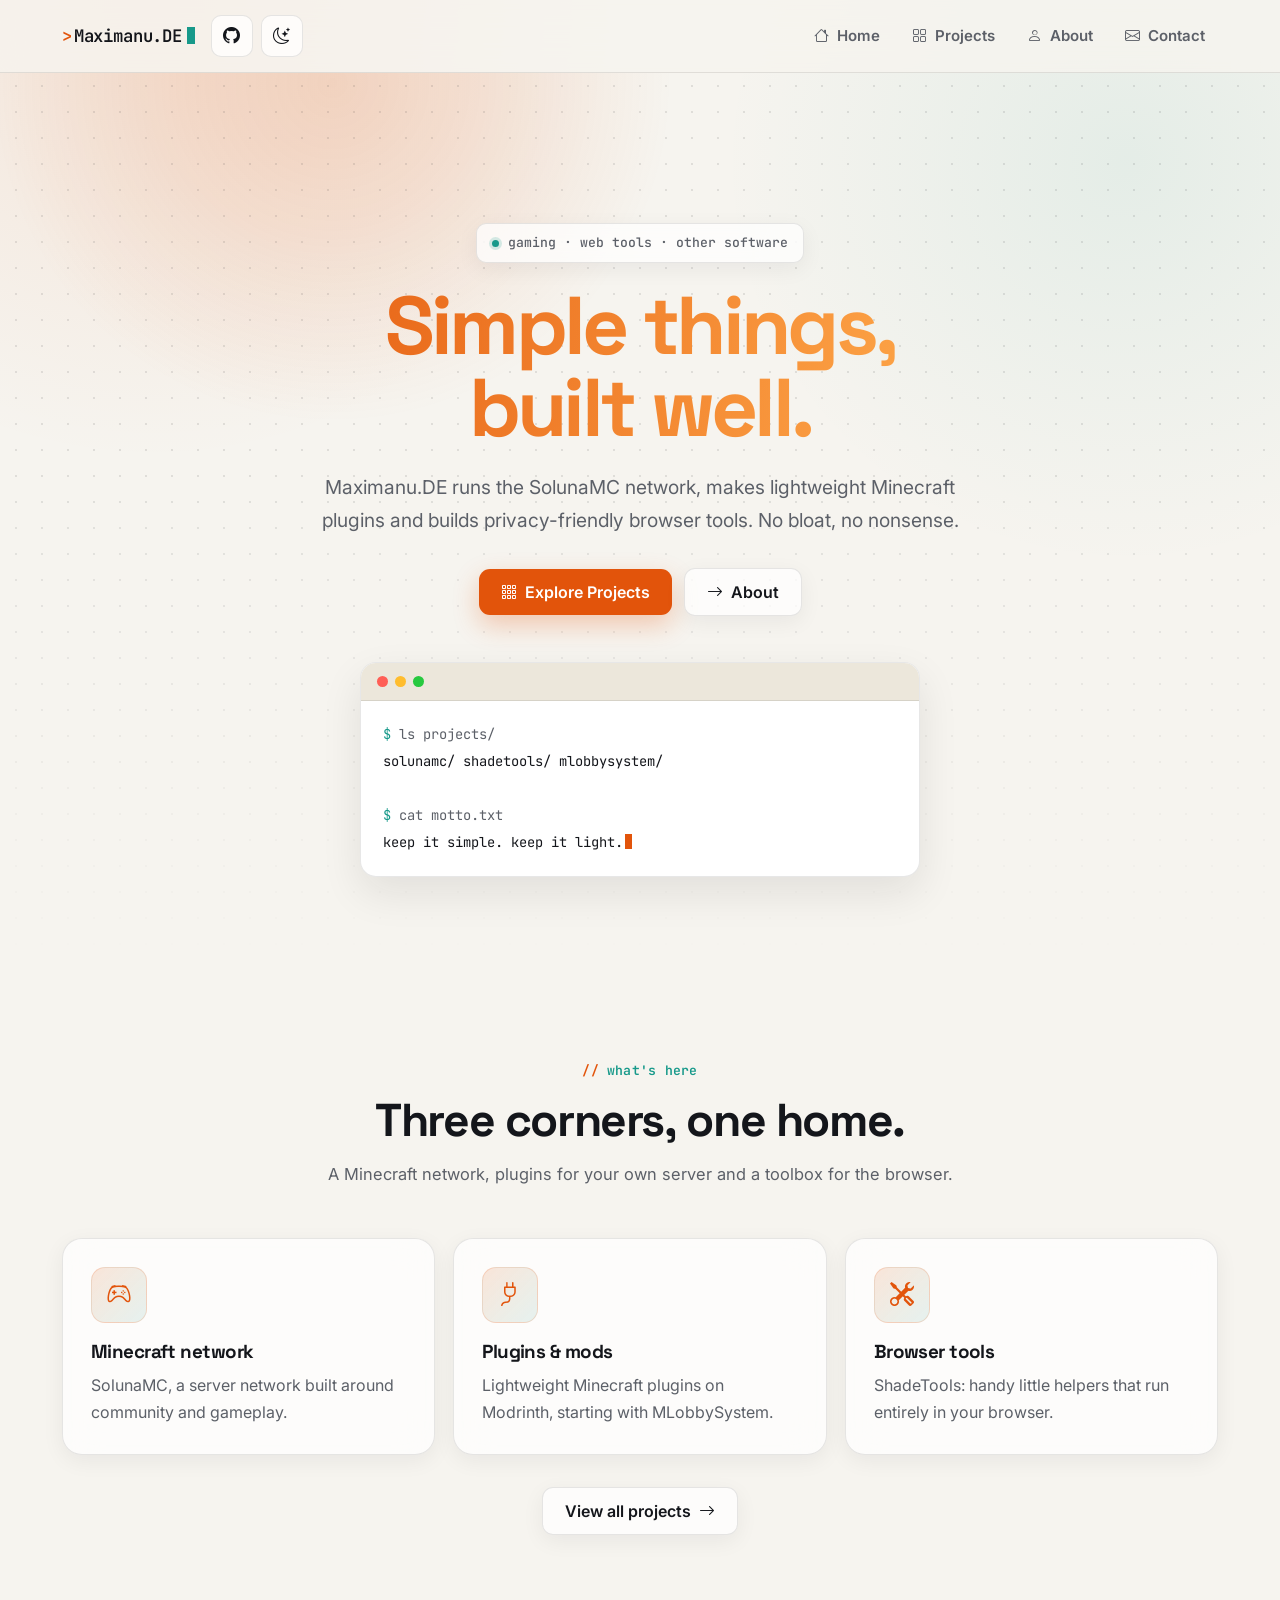
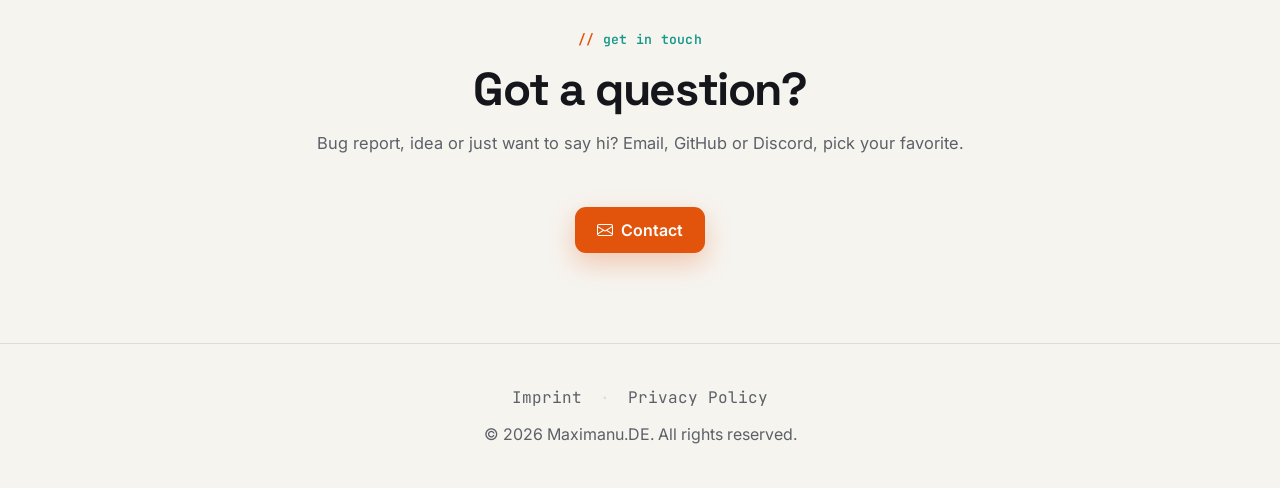
<file: index.html>
<!DOCTYPE html>
<html lang="en">
<head>
    <meta charset="UTF-8">
    <meta name="viewport" content="width=device-width, initial-scale=1.0">

    <meta name="description" content="Maximanu.DE: the SolunaMC network, lightweight Minecraft plugins and privacy-friendly browser tools.">

    <link rel="canonical" href="https://maximanu.de/">

    <meta property="og:type" content="website">
    <meta property="og:site_name" content="Maximanu.DE">
    <meta property="og:title" content="Maximanu.DE">
    <meta property="og:description" content="Maximanu.DE: the SolunaMC network, lightweight Minecraft plugins and privacy-friendly browser tools.">
    <meta property="og:url" content="https://maximanu.de/">

    <meta name="twitter:card" content="summary">
    <meta name="twitter:title" content="Maximanu.DE">
    <meta name="twitter:description" content="Maximanu.DE: the SolunaMC network, lightweight Minecraft plugins and privacy-friendly browser tools.">

    <meta name="theme-color" content="#e2540b">

    <title>Maximanu.DE</title>

    <link rel="icon" type="image/svg+xml" href="/favicon.svg">
    <link rel="mask-icon" href="/favicon.svg" color="#e2540b">

    <link rel="preconnect" href="https://fonts.googleapis.com">
    <link rel="preconnect" href="https://fonts.gstatic.com" crossorigin>
    <link
        rel="stylesheet"
        href="https://fonts.googleapis.com/css2?family=Inter:wght@400;500;600;700;800;900&family=Space+Grotesk:wght@500;600;700&family=JetBrains+Mono:wght@400;500;600;700&display=swap"
    >

    <link
        rel="stylesheet"
        href="https://cdn.jsdelivr.net/npm/bootstrap-icons@1.13.1/font/bootstrap-icons.min.css"
    >

    <link rel="stylesheet" href="/css/style.css">

    <script>
        (function () {
            var stored = localStorage.getItem("theme");
            var theme = stored === "light" || stored === "dark"
                ? stored
                : (window.matchMedia("(prefers-color-scheme: dark)").matches ? "dark" : "light");
            document.documentElement.setAttribute("data-theme", theme);
        })();
    </script>
</head>

<body>

    <div id="header"></div>

    <main>

        <section class="hero">
            <div class="container">

                <div class="hero-badge">
                    gaming · web tools · other software
                </div>

                <h1>
                    Simple things,<br>
                    built well.
                </h1>

                <p>
                    Maximanu.DE runs the SolunaMC network, makes lightweight
                    Minecraft plugins and builds privacy-friendly browser tools.
                    No bloat, no nonsense.
                </p>

                <div class="hero-actions">
                    <a href="/projects/" class="btn btn-primary">
                        <i class="bi bi-grid-3x3-gap"></i>
                        Explore Projects
                    </a>

                    <a href="/about/" class="btn btn-secondary">
                        <i class="bi bi-arrow-right"></i>
                        About
                    </a>
                </div>

                <div class="terminal">
                    <div class="terminal-bar">
                        <span class="terminal-dot"></span>
                        <span class="terminal-dot"></span>
                        <span class="terminal-dot"></span>
                    </div>

                    <div class="terminal-body">
                        <div><span class="prompt">$</span> ls projects/</div>
                        <div class="out">solunamc/  shadetools/  mlobbysystem/</div>
                        <div>&nbsp;</div>
                        <div><span class="prompt">$</span> cat motto.txt</div>
                        <div class="out">keep it simple. keep it light.<span class="terminal-cursor" aria-hidden="true"></span></div>
                    </div>
                </div>

            </div>
        </section>


        <section class="section">
            <div class="container">

                <div class="section-heading">
                    <div class="eyebrow">what's here</div>

                    <h2>Three corners, one home.</h2>

                    <p>
                        A Minecraft network, plugins for your own server
                        and a toolbox for the browser.
                    </p>
                </div>

                <div class="bento">

                    <div class="tile reveal">
                        <div class="feature-icon">
                            <i class="bi bi-controller"></i>
                        </div>

                        <h3>Minecraft network</h3>

                        <p>
                            SolunaMC, a server network built around community and gameplay.
                        </p>
                    </div>

                    <div class="tile reveal">
                        <div class="feature-icon">
                            <i class="bi bi-plug"></i>
                        </div>

                        <h3>Plugins &amp; mods</h3>

                        <p>
                            Lightweight Minecraft plugins on Modrinth, starting with MLobbySystem.
                        </p>
                    </div>

                    <div class="tile reveal">
                        <div class="feature-icon">
                            <i class="bi bi-tools"></i>
                        </div>

                        <h3>Browser tools</h3>

                        <p>
                            ShadeTools: handy little helpers that run entirely in your browser.
                        </p>
                    </div>

                </div>

                <div class="section-actions">
                    <a href="/projects/" class="btn btn-secondary">
                        View all projects
                        <i class="bi bi-arrow-right"></i>
                    </a>
                </div>

            </div>
        </section>


        <section class="section">
            <div class="container">

                <div class="section-heading">
                    <div class="eyebrow">get in touch</div>

                    <h2>Got a question?</h2>

                    <p>
                        Bug report, idea or just want to say hi?
                        Email, GitHub or Discord, pick your favorite.
                    </p>
                </div>

                <div class="section-actions">
                    <a href="/contact/" class="btn btn-primary">
                        <i class="bi bi-envelope"></i>
                        Contact
                    </a>
                </div>

            </div>
        </section>

    </main>

    <div id="footer"></div>


    <script src="/js/main.js"></script>

</body>
</html>
</file>
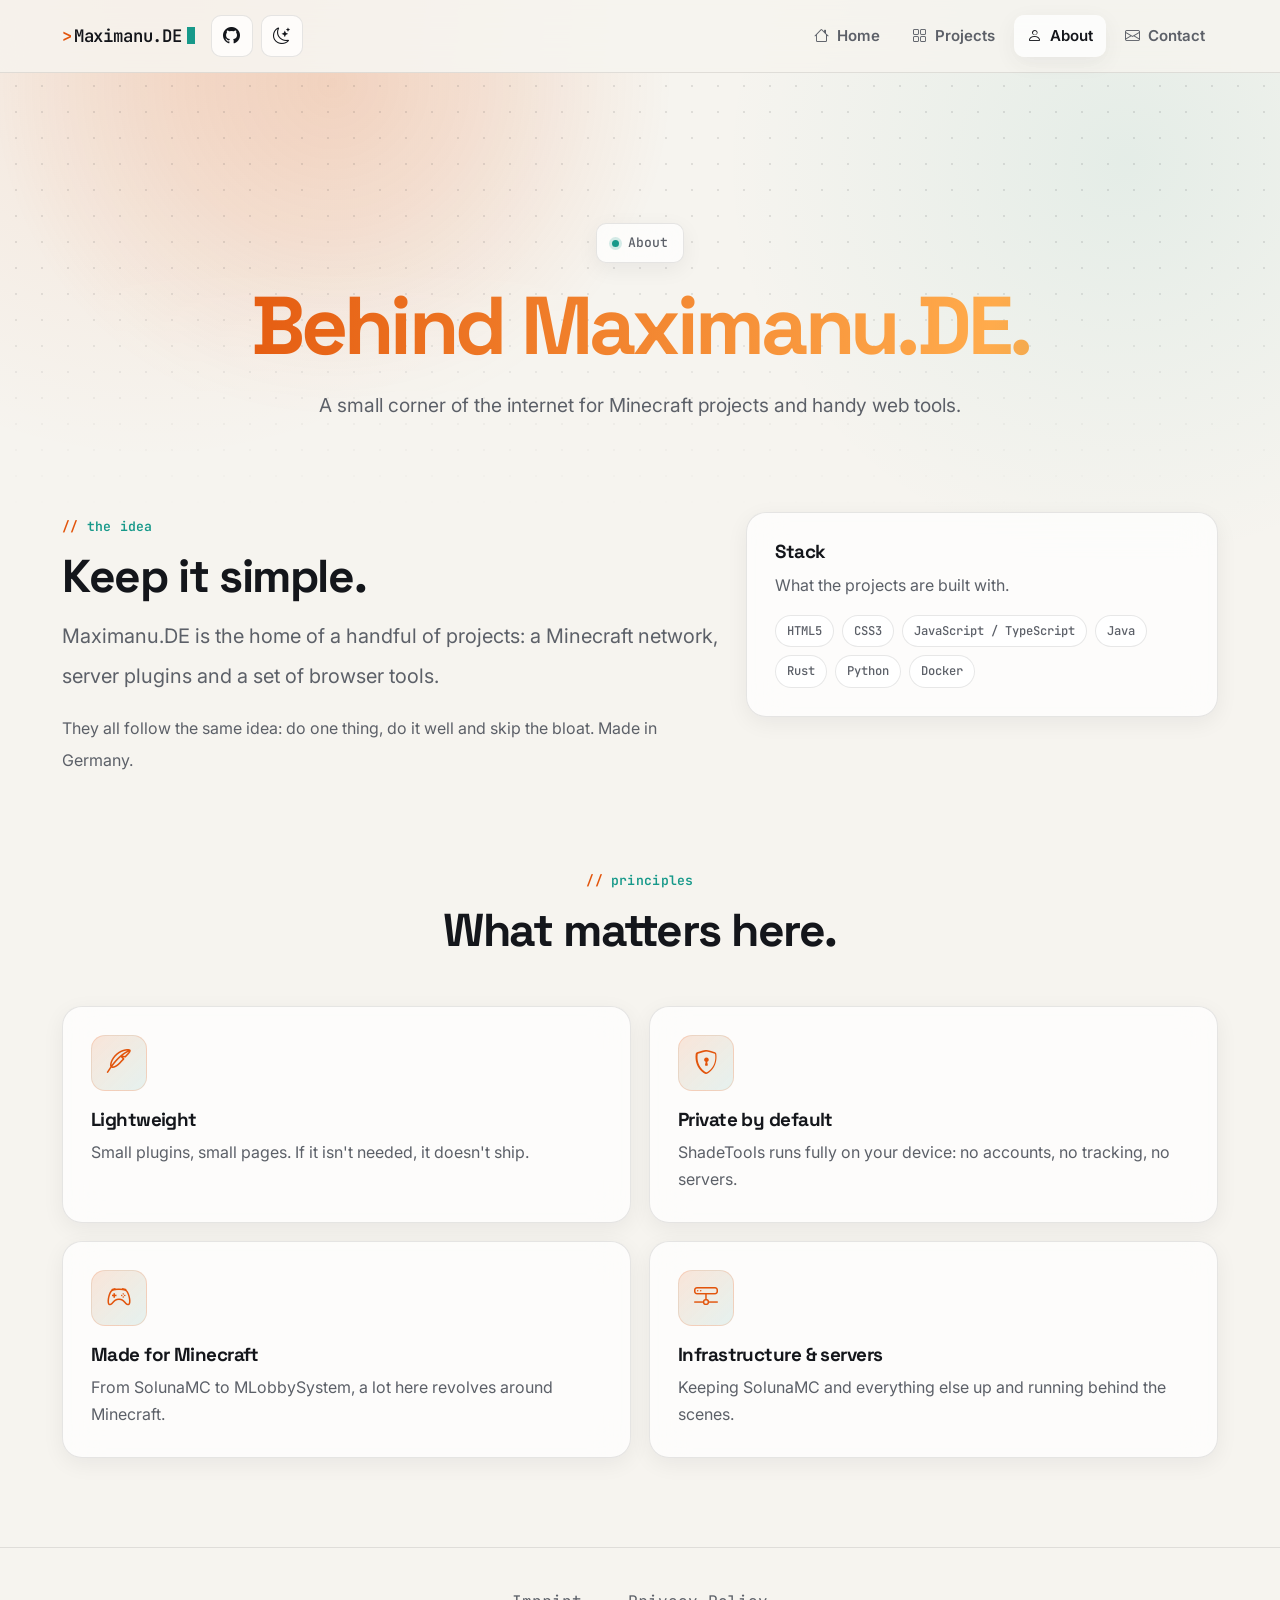
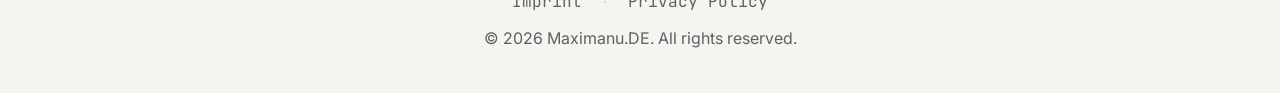
<file: about/index.html>
<!DOCTYPE html>
<html lang="en">
<head>
    <meta charset="UTF-8">
    <meta name="viewport" content="width=device-width, initial-scale=1.0">

    <meta name="description" content="What Maximanu.DE is about: simple, lightweight projects for Minecraft and the web.">

    <link rel="canonical" href="https://maximanu.de/about/">

    <meta property="og:type" content="website">
    <meta property="og:site_name" content="Maximanu.DE">
    <meta property="og:title" content="About - Maximanu.DE">
    <meta property="og:description" content="What Maximanu.DE is about: simple, lightweight projects for Minecraft and the web.">
    <meta property="og:url" content="https://maximanu.de/about/">

    <meta name="twitter:card" content="summary">
    <meta name="twitter:title" content="About - Maximanu.DE">
    <meta name="twitter:description" content="What Maximanu.DE is about: simple, lightweight projects for Minecraft and the web.">

    <meta name="theme-color" content="#e2540b">

    <title>About - Maximanu.DE</title>

    <link rel="icon" type="image/svg+xml" href="/favicon.svg">
    <link rel="mask-icon" href="/favicon.svg" color="#e2540b">

    <link rel="preconnect" href="https://fonts.googleapis.com">
    <link rel="preconnect" href="https://fonts.gstatic.com" crossorigin>
    <link
        rel="stylesheet"
        href="https://fonts.googleapis.com/css2?family=Inter:wght@400;500;600;700;800;900&family=Space+Grotesk:wght@500;600;700&family=JetBrains+Mono:wght@400;500;600;700&display=swap"
    >

    <link rel="stylesheet" href="https://cdn.jsdelivr.net/npm/bootstrap-icons@1.13.1/font/bootstrap-icons.min.css">
    <link rel="stylesheet" href="/css/style.css">

    <script>
        (function () {
            var stored = localStorage.getItem("theme");
            var theme = stored === "light" || stored === "dark"
                ? stored
                : (window.matchMedia("(prefers-color-scheme: dark)").matches ? "dark" : "light");
            document.documentElement.setAttribute("data-theme", theme);
        })();
    </script>
</head>

<body>
    <div id="header"></div>

    <main>
        <section class="page-header">
            <div class="container">
                <div class="hero-badge">
                    About
                </div>

                <h1>Behind Maximanu.DE.</h1>

                <p>
                    A small corner of the internet for Minecraft projects and handy web tools.
                </p>
            </div>
        </section>

        <section class="section">
            <div class="container">
                <div class="split">
                    <div class="about-copy">
                        <div class="section-heading section-heading--start">
                            <div class="eyebrow">the idea</div>

                            <h2>Keep it simple.</h2>
                        </div>

                        <p class="lead">
                            Maximanu.DE is the home of a handful of projects:
                            a Minecraft network, server plugins and a set of
                            browser tools.
                        </p>

                        <p>
                            They all follow the same idea: do one thing, do it
                            well and skip the bloat. Made in Germany.
                        </p>
                    </div>

                    <div class="tile">
                        <h3>Stack</h3>

                        <p>
                            What the projects are built with.
                        </p>

                        <div class="tag-list">
                            <span class="tag">HTML5</span>
                            <span class="tag">CSS3</span>
                            <span class="tag">JavaScript / TypeScript</span>
                            <span class="tag">Java</span>
                            <span class="tag">Rust</span>
                            <span class="tag">Python</span>
                            <span class="tag">Docker</span>
                        </div>
                    </div>
                </div>
            </div>
        </section>

        <section class="section">
            <div class="container">
                <div class="section-heading">
                    <div class="eyebrow">principles</div>

                    <h2>What matters here.</h2>
                </div>

                <div class="bento bento--2">
                    <div class="tile reveal">
                        <div class="feature-icon">
                            <i class="bi bi-feather"></i>
                        </div>

                        <h3>Lightweight</h3>

                        <p>
                            Small plugins, small pages. If it isn't needed, it doesn't ship.
                        </p>
                    </div>

                    <div class="tile reveal">
                        <div class="feature-icon">
                            <i class="bi bi-shield-lock"></i>
                        </div>

                        <h3>Private by default</h3>

                        <p>
                            ShadeTools runs fully on your device: no accounts, no tracking, no servers.
                        </p>
                    </div>

                    <div class="tile reveal">
                        <div class="feature-icon">
                            <i class="bi bi-controller"></i>
                        </div>

                        <h3>Made for Minecraft</h3>

                        <p>
                            From SolunaMC to MLobbySystem, a lot here revolves around Minecraft.
                        </p>
                    </div>

                    <div class="tile reveal">
                        <div class="feature-icon">
                            <i class="bi bi-hdd-network"></i>
                        </div>

                        <h3>Infrastructure &amp; servers</h3>

                        <p>
                            Keeping SolunaMC and everything else up and running behind the scenes.
                        </p>
                    </div>
                </div>
            </div>
        </section>
    </main>

    <div id="footer"></div>

    <script src="/js/main.js"></script>
</body>
</html>
</file>
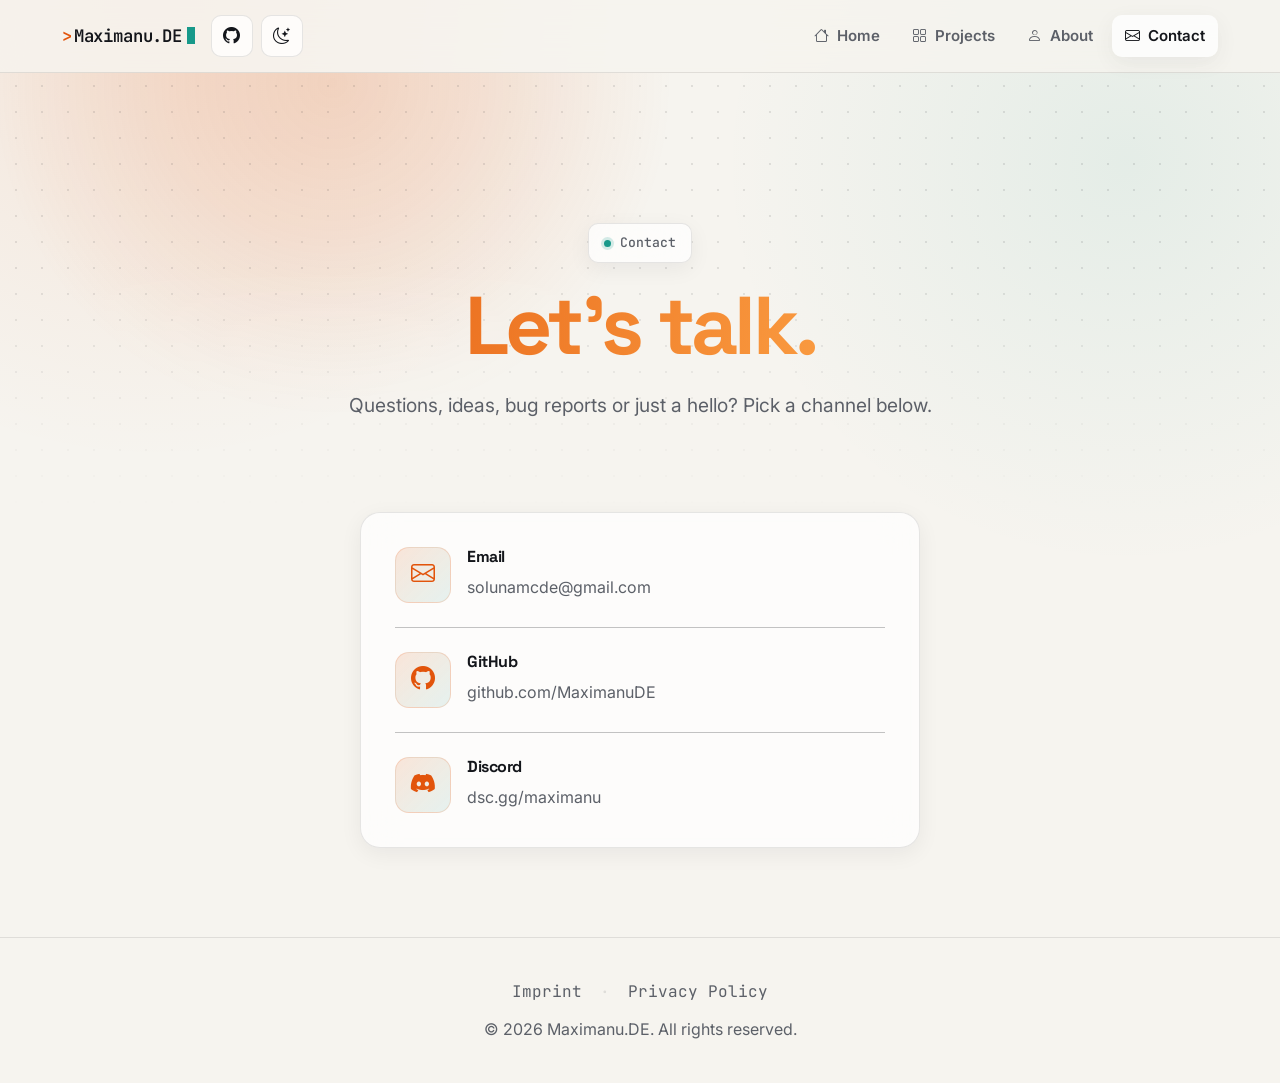
<file: contact/index.html>
<!DOCTYPE html>
<html lang="en">
<head>
    <meta charset="UTF-8">
    <meta name="viewport" content="width=device-width, initial-scale=1.0">

    <meta name="description" content="Get in touch with Maximanu.DE.">

    <link rel="canonical" href="https://maximanu.de/contact/">

    <meta property="og:type" content="website">
    <meta property="og:site_name" content="Maximanu.DE">
    <meta property="og:title" content="Contact - Maximanu.DE">
    <meta property="og:description" content="Get in touch with Maximanu.DE.">
    <meta property="og:url" content="https://maximanu.de/contact/">

    <meta name="twitter:card" content="summary">
    <meta name="twitter:title" content="Contact - Maximanu.DE">
    <meta name="twitter:description" content="Get in touch with Maximanu.DE.">

    <meta name="theme-color" content="#e2540b">

    <title>Contact - Maximanu.DE</title>

    <link rel="icon" type="image/svg+xml" href="/favicon.svg">
    <link rel="mask-icon" href="/favicon.svg" color="#e2540b">

    <link rel="preconnect" href="https://fonts.googleapis.com">
    <link rel="preconnect" href="https://fonts.gstatic.com" crossorigin>
    <link
        rel="stylesheet"
        href="https://fonts.googleapis.com/css2?family=Inter:wght@400;500;600;700;800;900&family=Space+Grotesk:wght@500;600;700&family=JetBrains+Mono:wght@400;500;600;700&display=swap"
    >

    <link rel="stylesheet" href="https://cdn.jsdelivr.net/npm/bootstrap-icons@1.13.1/font/bootstrap-icons.min.css">
    <link rel="stylesheet" href="/css/style.css">

    <script>
        (function () {
            var stored = localStorage.getItem("theme");
            var theme = stored === "light" || stored === "dark"
                ? stored
                : (window.matchMedia("(prefers-color-scheme: dark)").matches ? "dark" : "light");
            document.documentElement.setAttribute("data-theme", theme);
        })();
    </script>
</head>

<body>
    <div id="header"></div>

    <main>
        <section class="page-header">
            <div class="container">
                <div class="hero-badge">
                    Contact
                </div>

                <h1>Let's talk.</h1>

                <p>
                    Questions, ideas, bug reports or just a hello?
                    Pick a channel below.
                </p>
            </div>
        </section>

        <section class="section">
            <div class="container">
                <div class="contact-card">
                    <div class="contact-item">
                        <div class="feature-icon">
                            <i class="bi bi-envelope"></i>
                        </div>

                        <div>
                            <h3>Email</h3>

                            <p>
                                <a href="mailto:solunamcde@gmail.com">
                                    solunamcde@gmail.com
                                </a>
                            </p>
                        </div>
                    </div>

                    <hr>

                    <div class="contact-item">
                        <div class="feature-icon">
                            <i class="bi bi-github"></i>
                        </div>

                        <div>
                            <h3>GitHub</h3>

                            <p>
                                <a href="https://github.com/MaximanuDE"
                                   target="_blank"
                                   rel="noopener noreferrer">
                                    github.com/MaximanuDE
                                </a>
                            </p>
                        </div>
                    </div>

                    <hr>

                    <div class="contact-item">
                        <div class="feature-icon">
                            <i class="bi bi-discord"></i>
                        </div>

                        <div>
                            <h3>Discord</h3>

                            <p>
                                <a href="https://discord.gg/yUcMzZNNJh"
                                   target="_blank"
                                   rel="noopener noreferrer">
                                    dsc.gg/maximanu
                                </a>
                            </p>
                        </div>
                    </div>
                </div>
            </div>
        </section>
    </main>

    <div id="footer"></div>

    <script src="/js/main.js"></script>
</body>
</html>
</file>
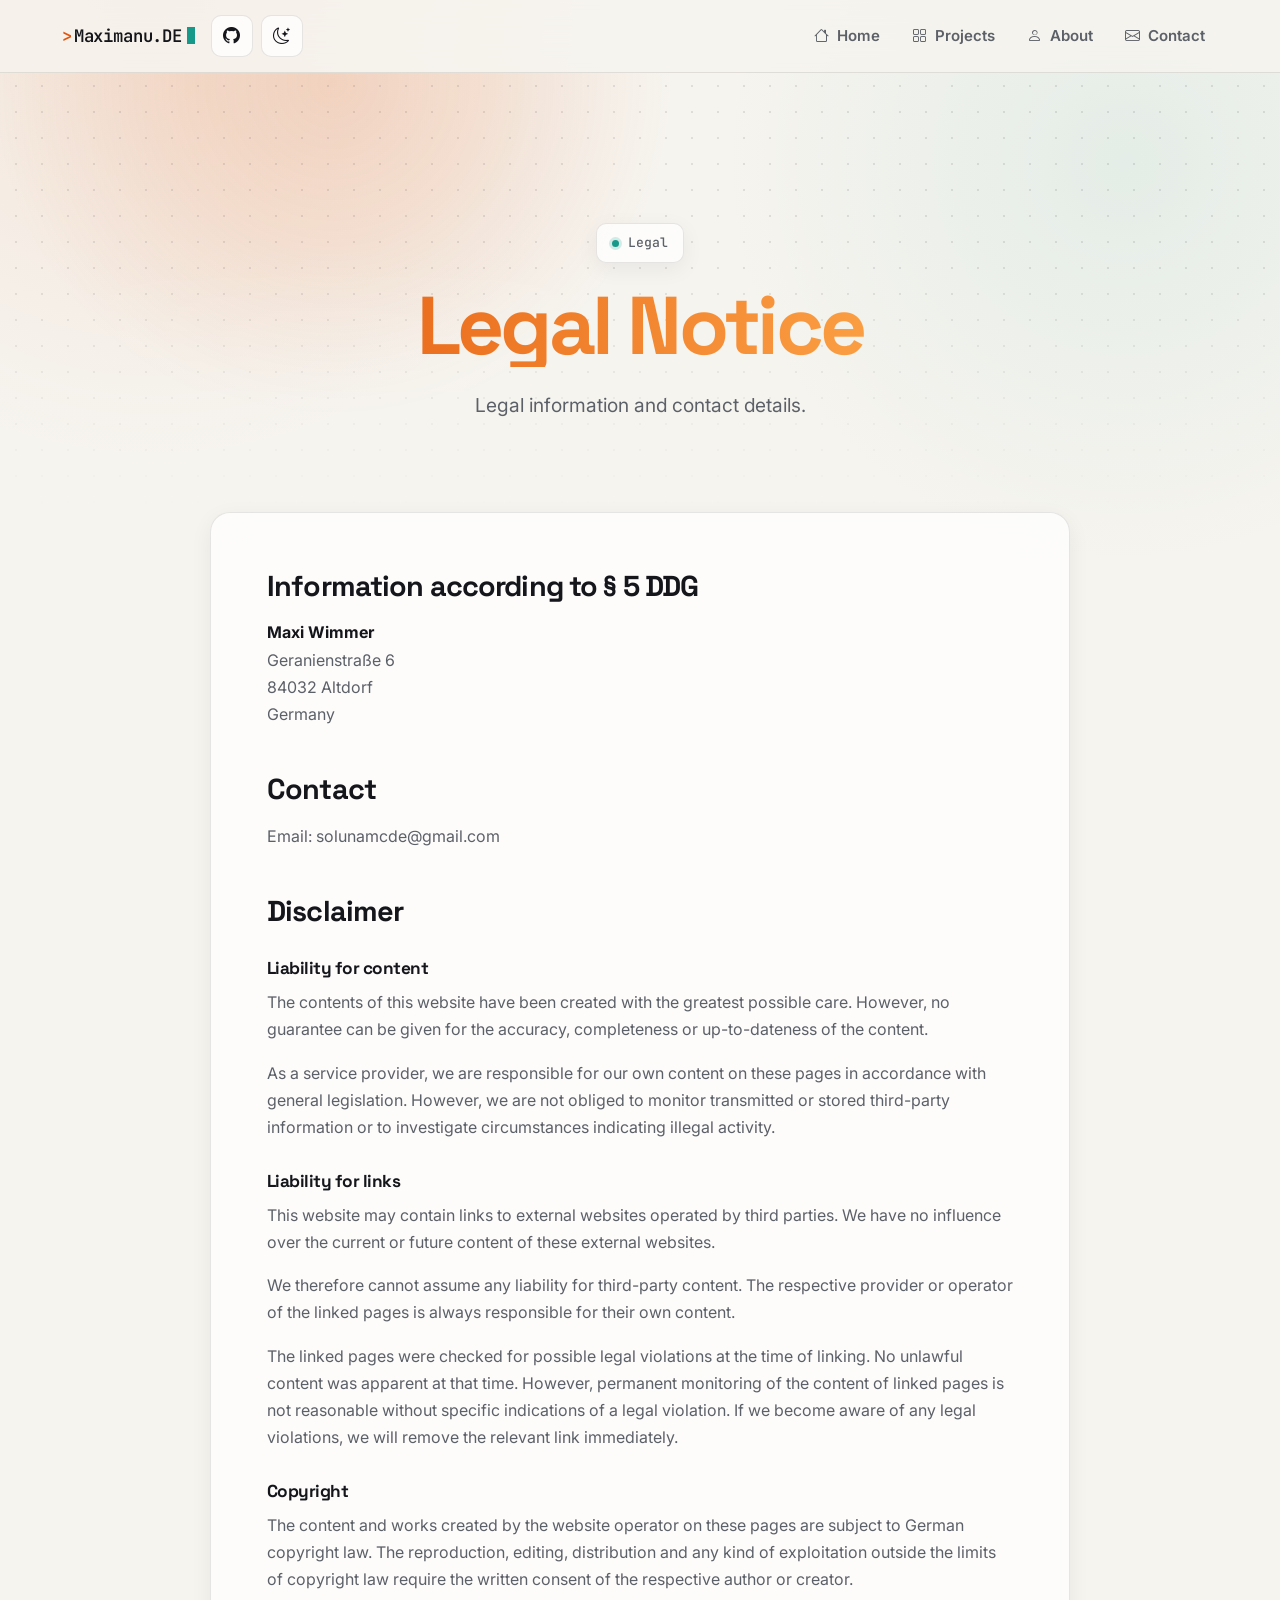
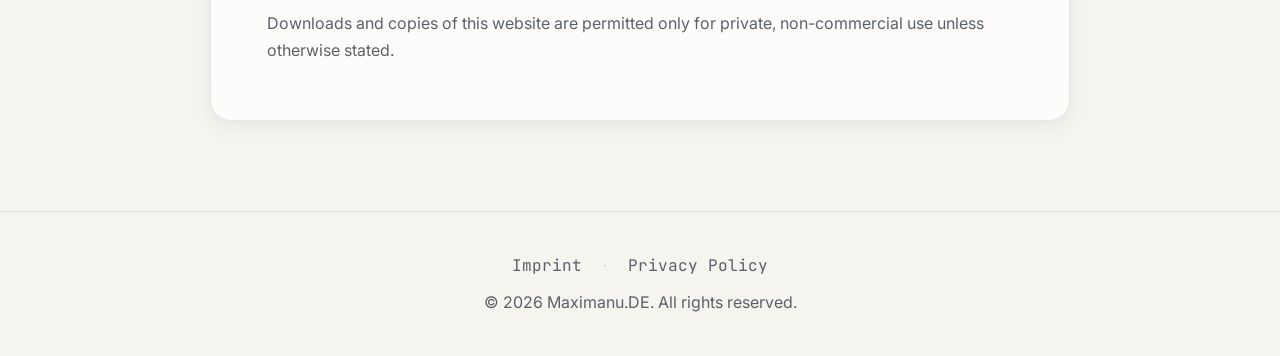
<file: imprint/index.html>
<!DOCTYPE html>
<html lang="en">
<head>
    <meta charset="UTF-8">
    <meta name="viewport" content="width=device-width, initial-scale=1.0">

    <meta name="description" content="Legal notice of Maximanu.DE.">

    <link rel="canonical" href="https://maximanu.de/imprint/">

    <meta name="robots" content="noindex">

    <meta property="og:type" content="website">
    <meta property="og:site_name" content="Maximanu.DE">
    <meta property="og:title" content="Legal Notice - Maximanu.DE">
    <meta property="og:description" content="Legal notice of Maximanu.DE.">
    <meta property="og:url" content="https://maximanu.de/imprint/">

    <meta name="theme-color" content="#e2540b">

    <title>Legal Notice - Maximanu.DE</title>

    <link rel="icon" type="image/svg+xml" href="/favicon.svg">
    <link rel="mask-icon" href="/favicon.svg" color="#e2540b">

    <link rel="preconnect" href="https://fonts.googleapis.com">
    <link rel="preconnect" href="https://fonts.gstatic.com" crossorigin>
    <link
        rel="stylesheet"
        href="https://fonts.googleapis.com/css2?family=Inter:wght@400;500;600;700;800;900&family=Space+Grotesk:wght@500;600;700&family=JetBrains+Mono:wght@400;500;600;700&display=swap"
    >

    <link rel="stylesheet" href="https://cdn.jsdelivr.net/npm/bootstrap-icons@1.13.1/font/bootstrap-icons.min.css">
    <link rel="stylesheet" href="/css/style.css">

    <script>
        (function () {
            var stored = localStorage.getItem("theme");
            var theme = stored === "light" || stored === "dark"
                ? stored
                : (window.matchMedia("(prefers-color-scheme: dark)").matches ? "dark" : "light");
            document.documentElement.setAttribute("data-theme", theme);
        })();
    </script>
</head>

<body>
    <div id="header"></div>

    <main>
        <section class="page-header">
            <div class="container">
                <div class="hero-badge">
                    Legal
                </div>

                <h1>Legal Notice</h1>

                <p>
                    Legal information and contact details.
                </p>
            </div>
        </section>

        <section class="section">
            <div class="container">
                <div class="legal-content">

                    <h2>Information according to § 5 DDG</h2>

                    <p>
                        <strong>Maxi Wimmer</strong><br>
                        Geranienstraße 6<br>
                        84032 Altdorf<br>
                        Germany
                    </p>

                    <h2>Contact</h2>

                    <p>
                        Email:
                        <a href="mailto:solunamcde@gmail.com">
                            solunamcde@gmail.com
                        </a>
                    </p>

                    <h2>Disclaimer</h2>

                    <h3>Liability for content</h3>

                    <p>
                        The contents of this website have been created with
                        the greatest possible care. However, no guarantee can
                        be given for the accuracy, completeness or
                        up-to-dateness of the content.
                    </p>

                    <p>
                        As a service provider, we are responsible for our own
                        content on these pages in accordance with general
                        legislation. However, we are not obliged to monitor
                        transmitted or stored third-party information or to
                        investigate circumstances indicating illegal activity.
                    </p>

                    <h3>Liability for links</h3>

                    <p>
                        This website may contain links to external websites
                        operated by third parties. We have no influence over
                        the current or future content of these external
                        websites.
                    </p>

                    <p>
                        We therefore cannot assume any liability for
                        third-party content. The respective provider or
                        operator of the linked pages is always responsible for
                        their own content.
                    </p>

                    <p>
                        The linked pages were checked for possible legal
                        violations at the time of linking. No unlawful content
                        was apparent at that time. However, permanent
                        monitoring of the content of linked pages is not
                        reasonable without specific indications of a legal
                        violation. If we become aware of any legal violations,
                        we will remove the relevant link immediately.
                    </p>

                    <h3>Copyright</h3>

                    <p>
                        The content and works created by the website operator
                        on these pages are subject to German copyright law.
                        The reproduction, editing, distribution and any kind
                        of exploitation outside the limits of copyright law
                        require the written consent of the respective author
                        or creator.
                    </p>

                    <p>
                        Downloads and copies of this website are permitted
                        only for private, non-commercial use unless otherwise
                        stated.
                    </p>

                </div>
            </div>
        </section>
    </main>

    <div id="footer"></div>

    <script src="/js/main.js"></script>
</body>
</html>
</file>
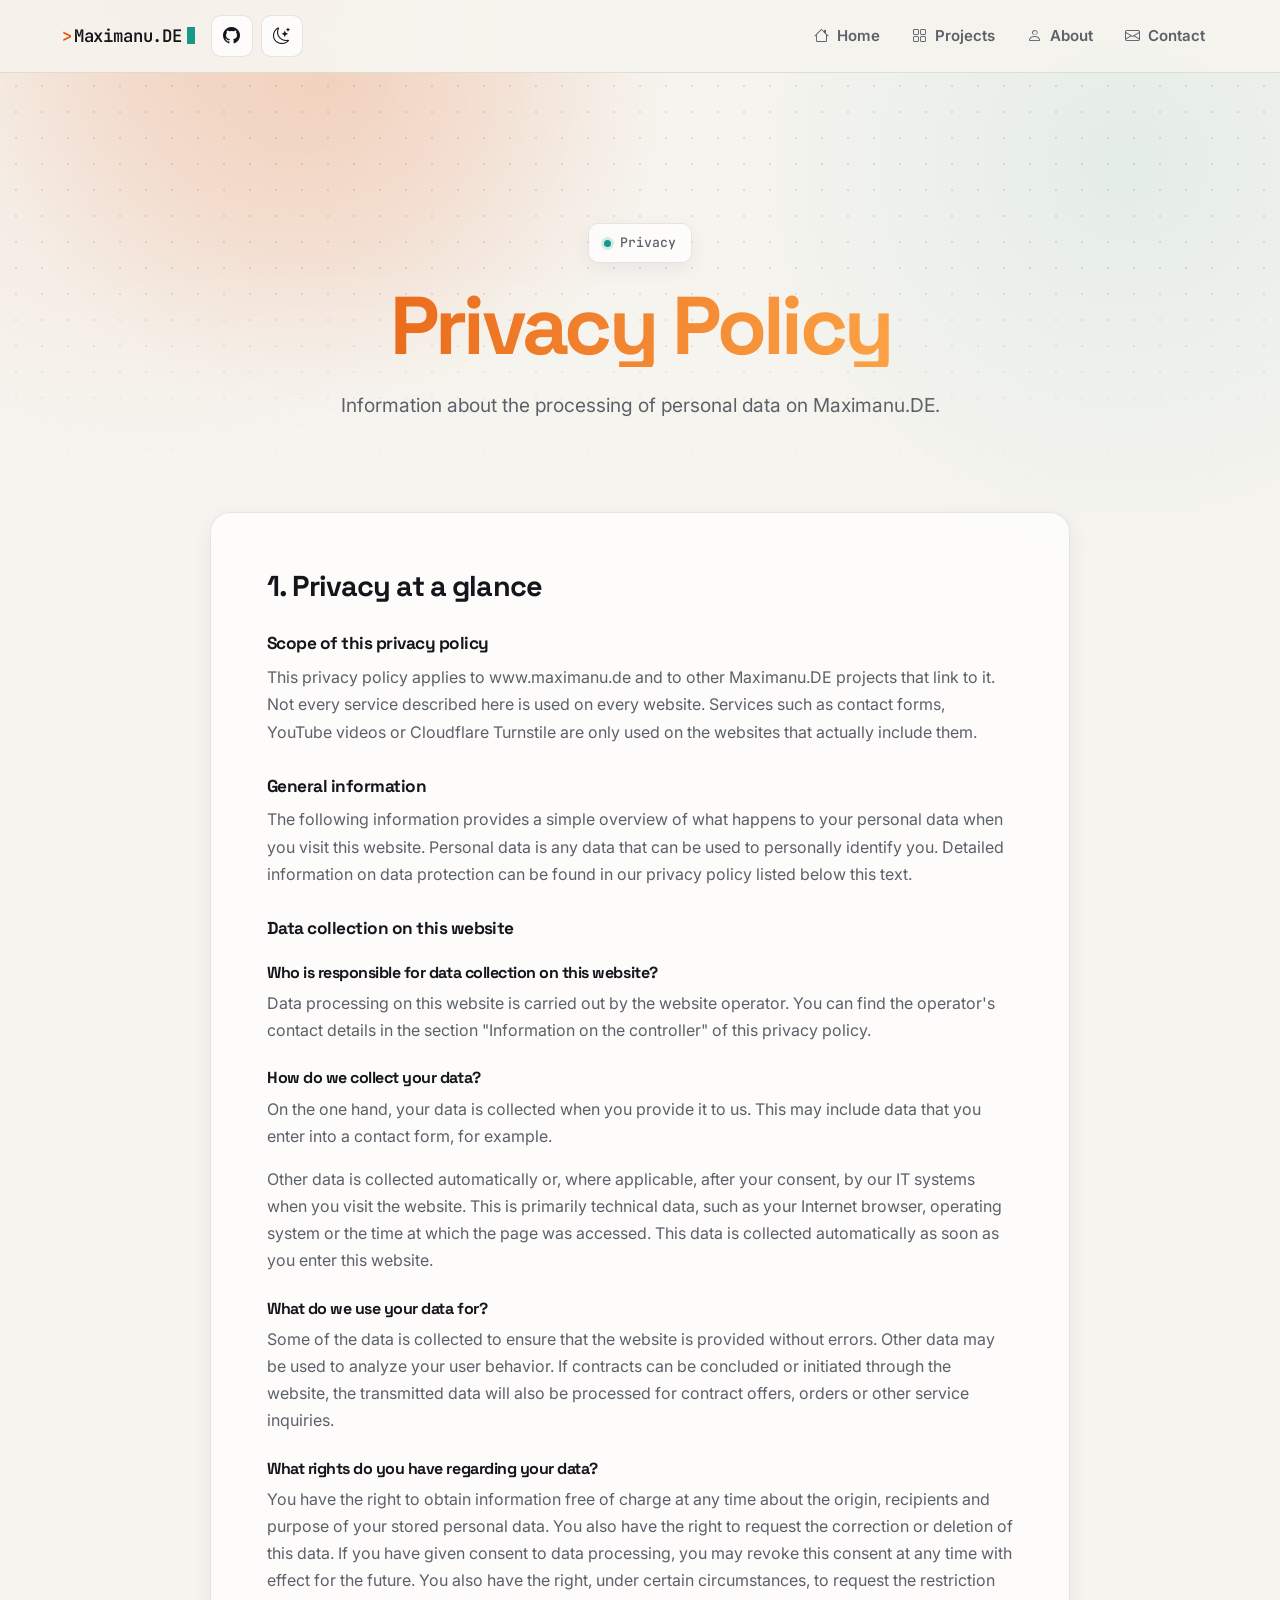
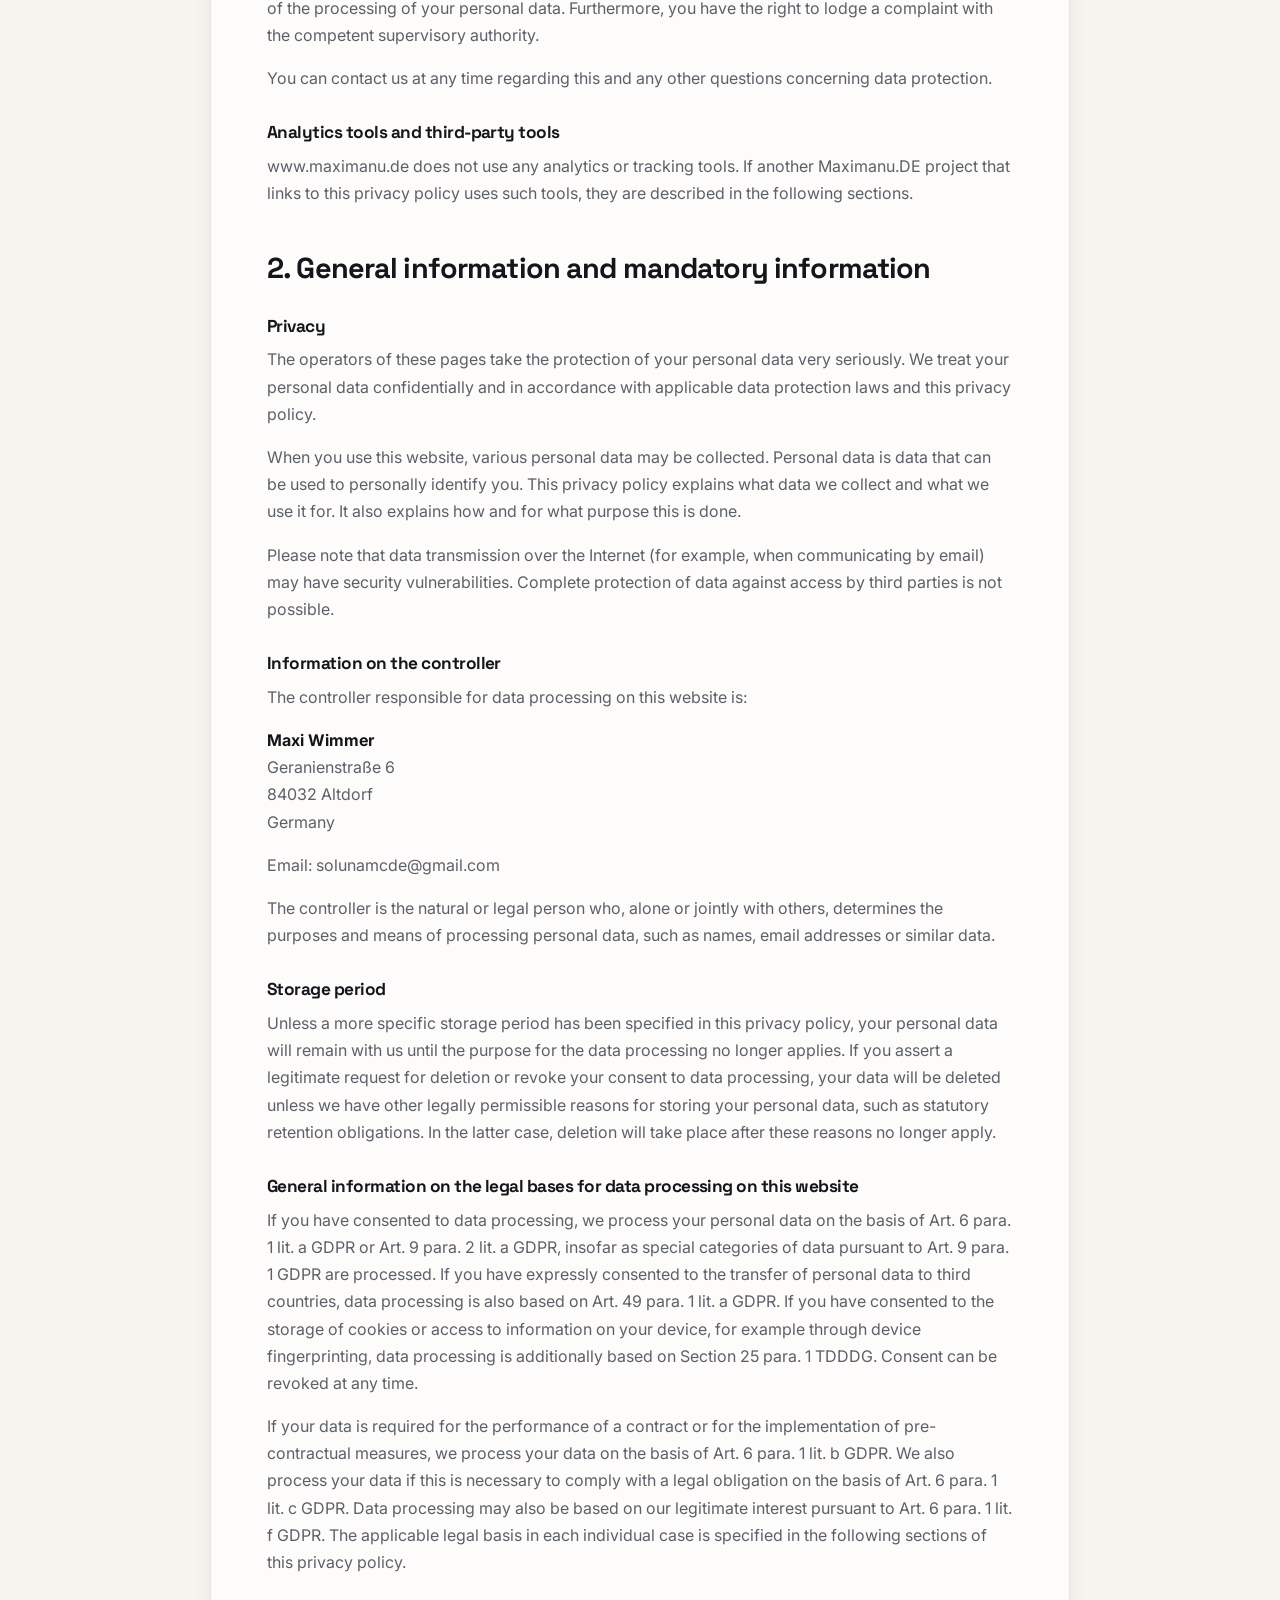
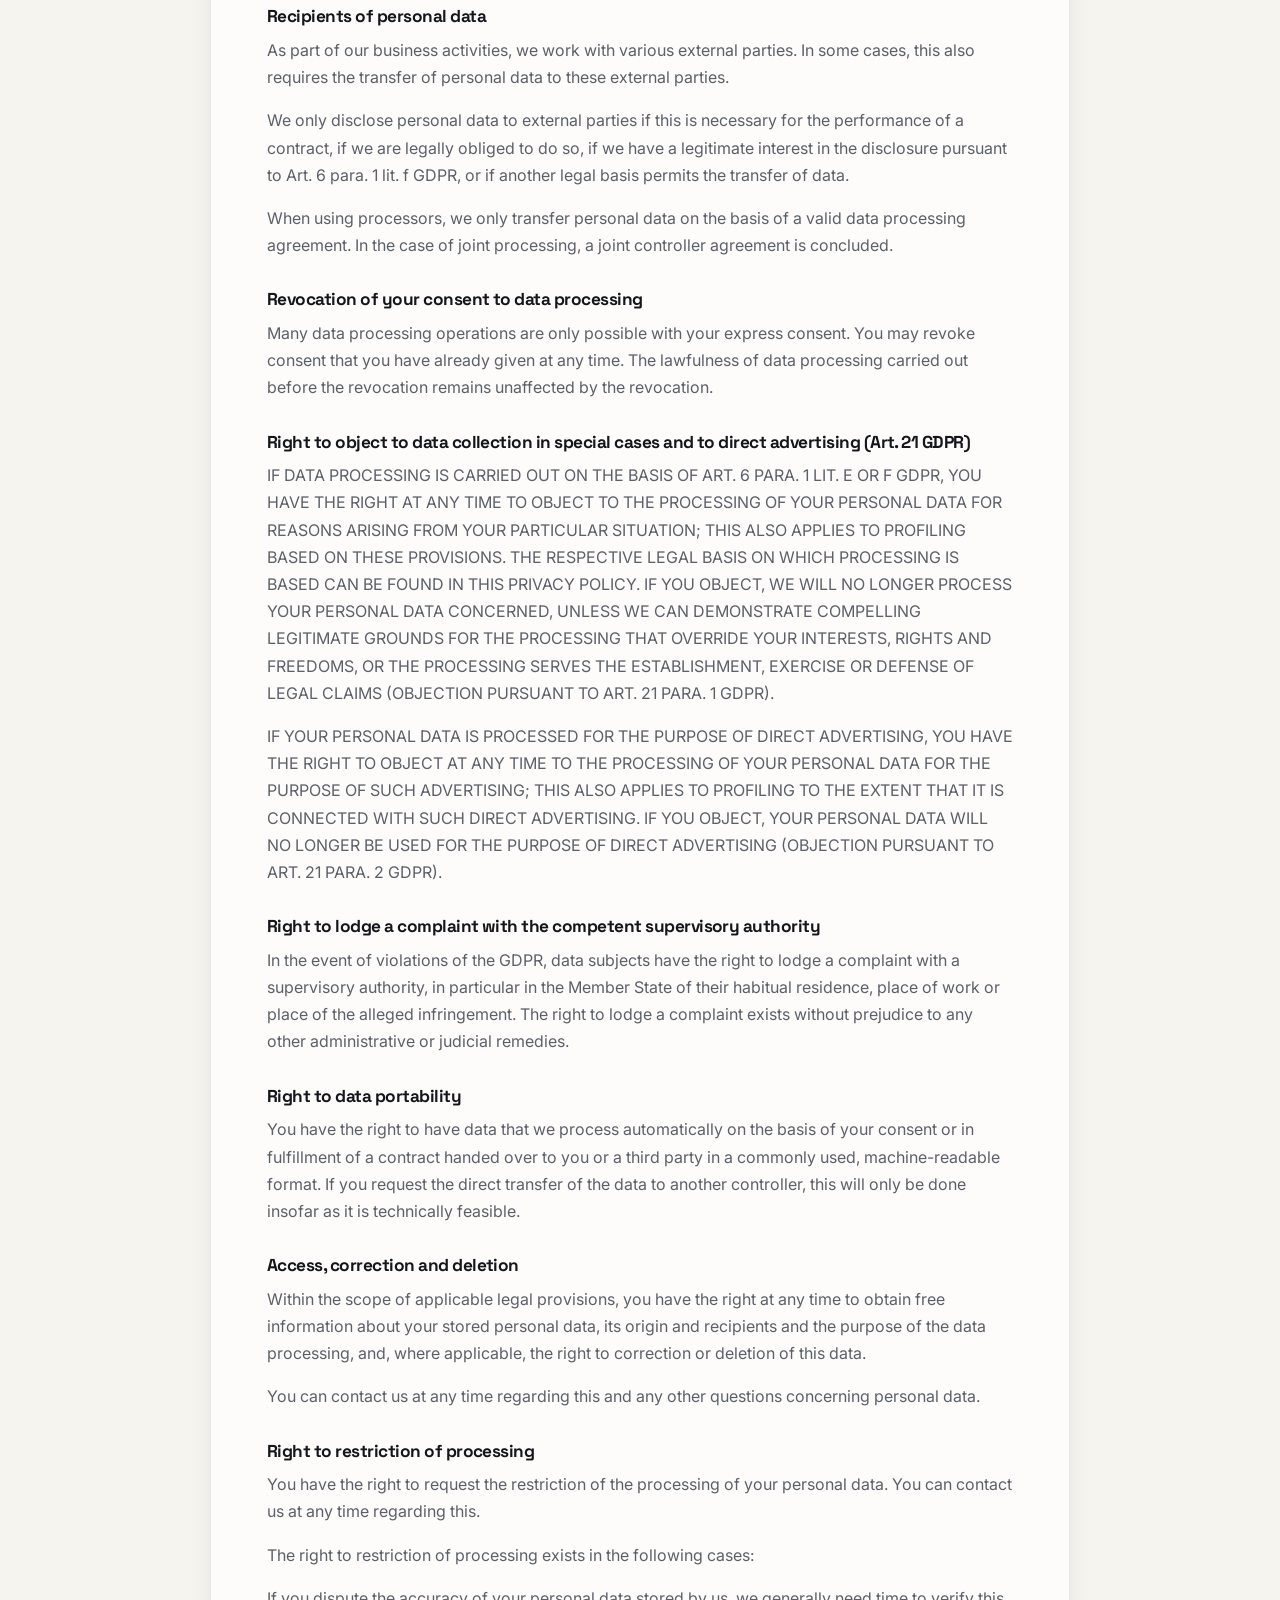
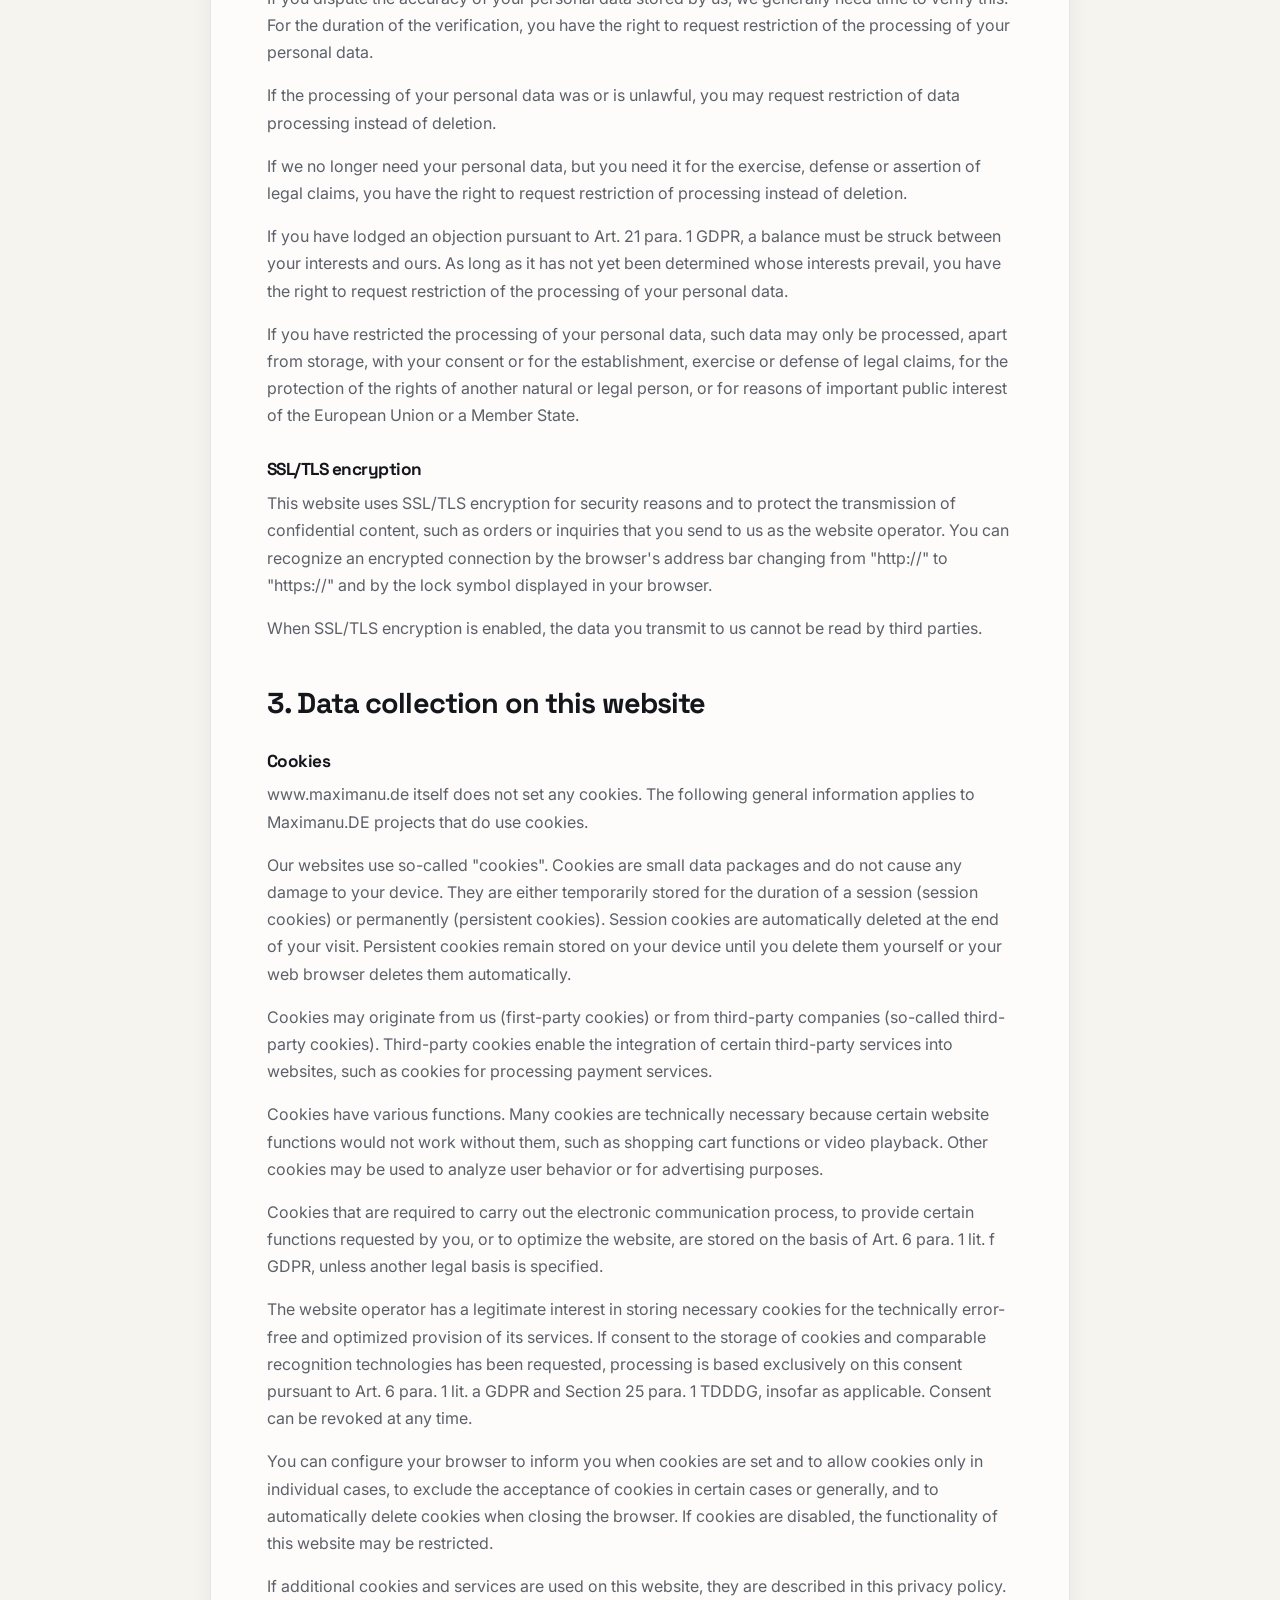
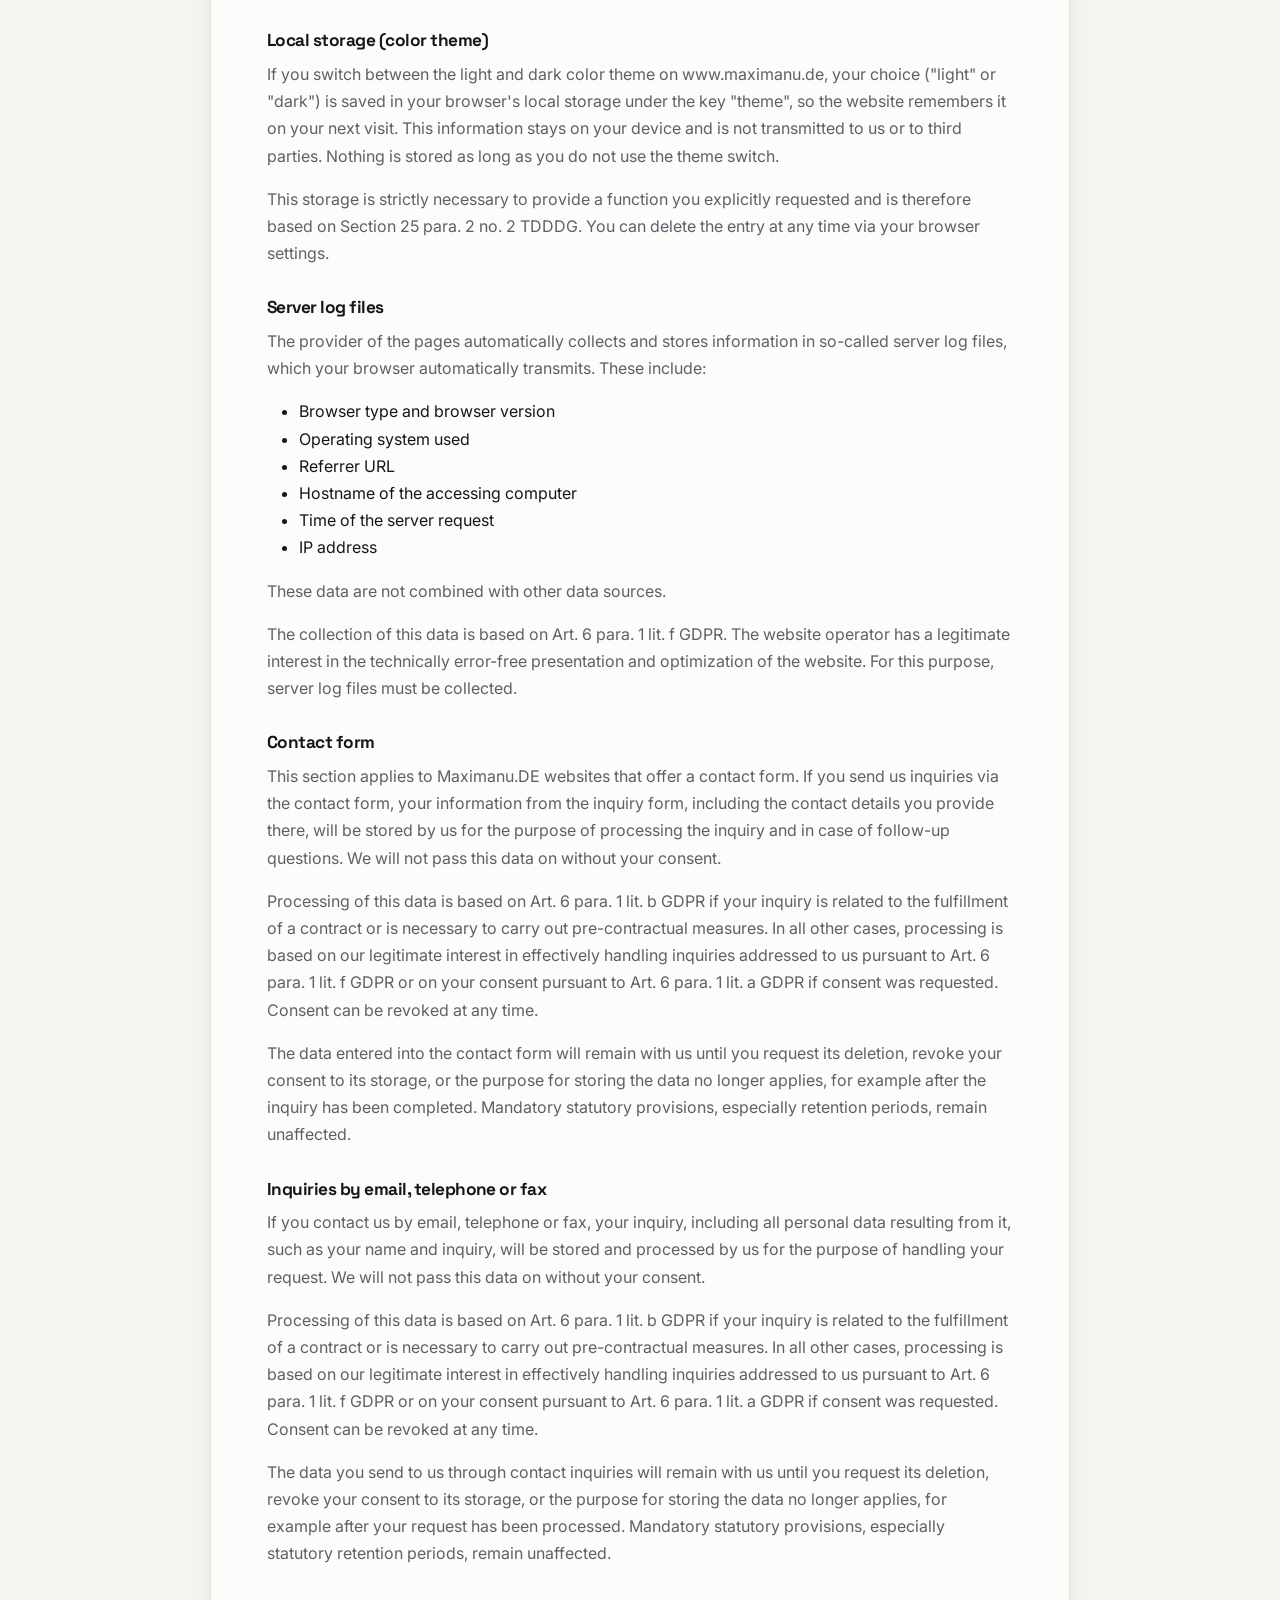
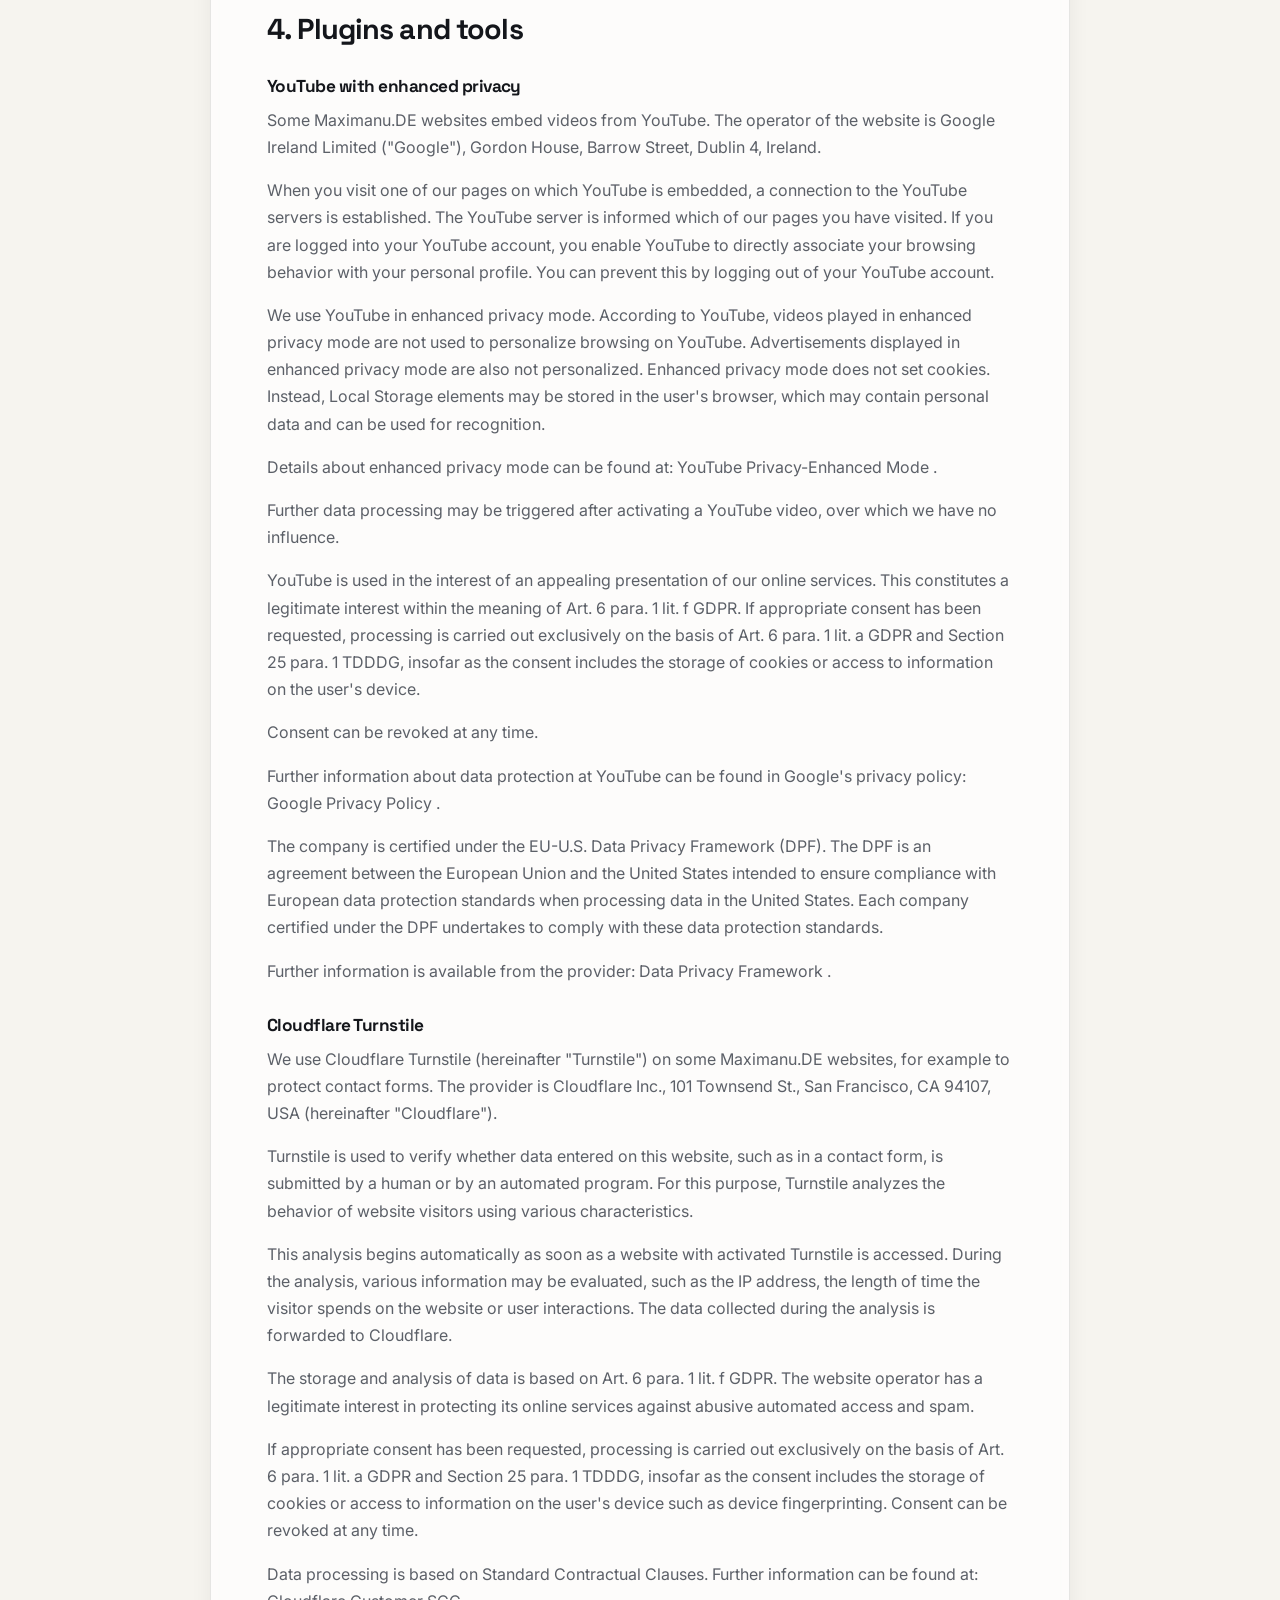
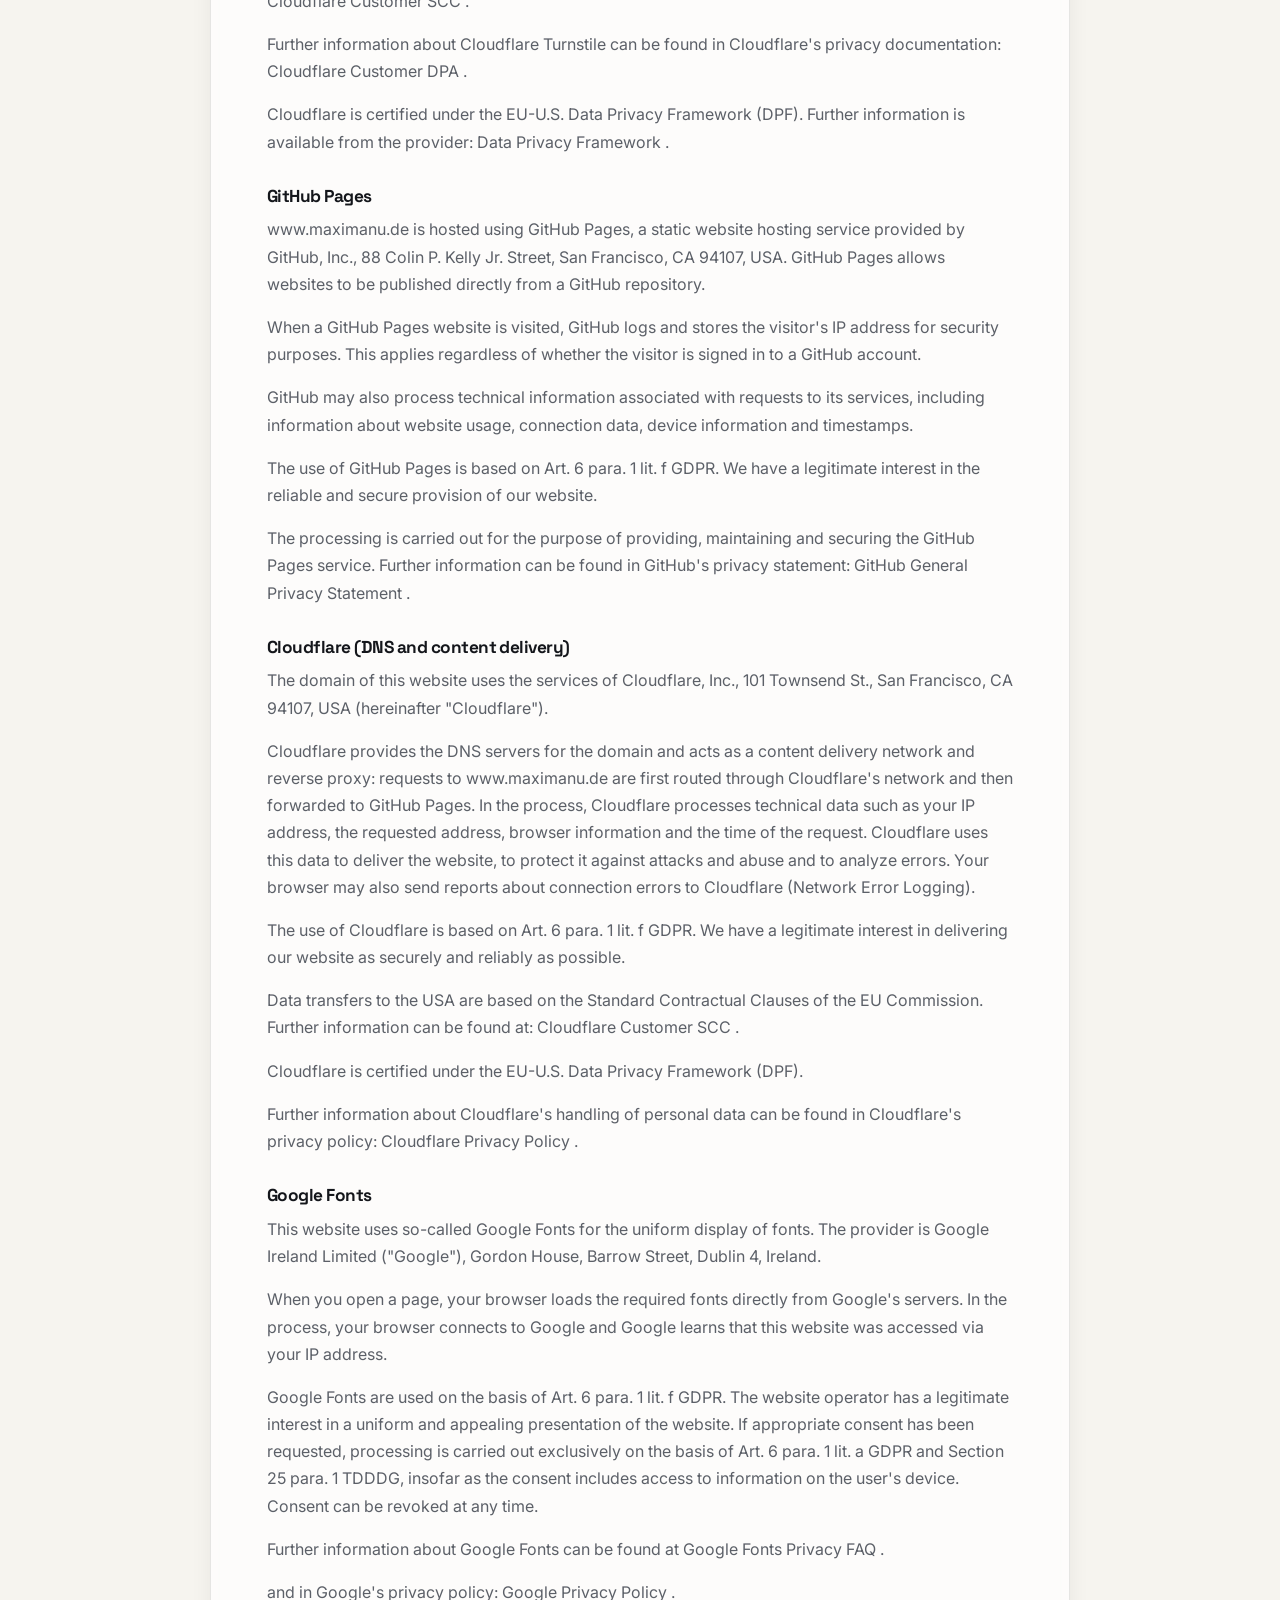
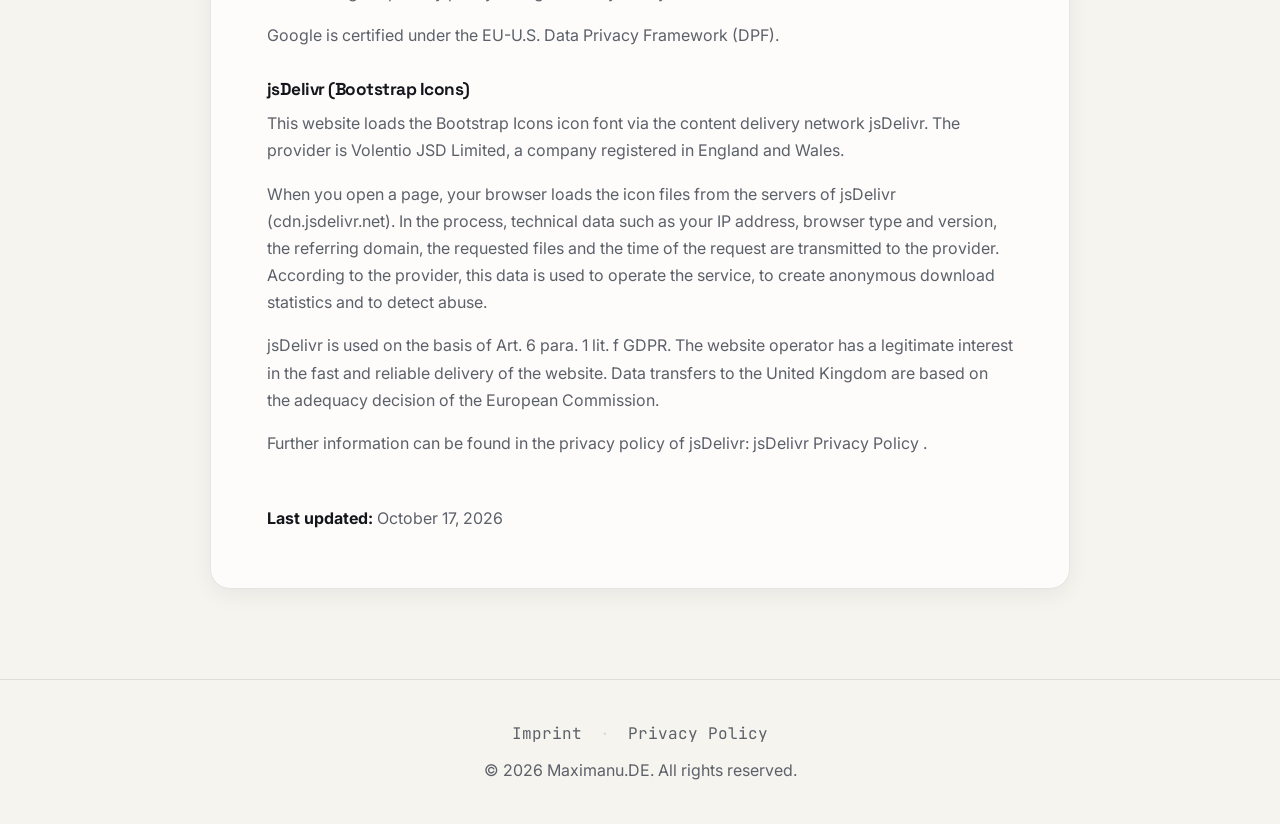
<file: privacy/index.html>
<!DOCTYPE html>
<html lang="en">
<head>
    <meta charset="UTF-8">
    <meta name="viewport" content="width=device-width, initial-scale=1.0">

    <meta name="description" content="Privacy Policy of Maximanu.DE.">

    <link rel="canonical" href="https://maximanu.de/privacy/">

    <meta name="robots" content="noindex">

    <meta property="og:type" content="website">
    <meta property="og:site_name" content="Maximanu.DE">
    <meta property="og:title" content="Privacy Policy - Maximanu.DE">
    <meta property="og:description" content="Privacy Policy of Maximanu.DE.">
    <meta property="og:url" content="https://maximanu.de/privacy/">

    <meta name="theme-color" content="#e2540b">

    <title>Privacy Policy - Maximanu.DE</title>

    <link rel="icon" type="image/svg+xml" href="/favicon.svg">
    <link rel="mask-icon" href="/favicon.svg" color="#e2540b">

    <link rel="preconnect" href="https://fonts.googleapis.com">
    <link rel="preconnect" href="https://fonts.gstatic.com" crossorigin>
    <link
        rel="stylesheet"
        href="https://fonts.googleapis.com/css2?family=Inter:wght@400;500;600;700;800;900&family=Space+Grotesk:wght@500;600;700&family=JetBrains+Mono:wght@400;500;600;700&display=swap"
    >

    <link rel="stylesheet" href="https://cdn.jsdelivr.net/npm/bootstrap-icons@1.13.1/font/bootstrap-icons.min.css">
    <link rel="stylesheet" href="/css/style.css">

    <script>
        (function () {
            var stored = localStorage.getItem("theme");
            var theme = stored === "light" || stored === "dark"
                ? stored
                : (window.matchMedia("(prefers-color-scheme: dark)").matches ? "dark" : "light");
            document.documentElement.setAttribute("data-theme", theme);
        })();
    </script>
</head>

<body>
    <div id="header"></div>

    <main>
        <section class="page-header">
            <div class="container">
                <div class="hero-badge">
                    Privacy
                </div>

                <h1>Privacy Policy</h1>

                <p>
                    Information about the processing of personal data
                    on Maximanu.DE.
                </p>
            </div>
        </section>

        <section class="section">
            <div class="container">
                <div class="legal-content">

                    <h2>1. Privacy at a glance</h2>

                    <h3>Scope of this privacy policy</h3>

                    <p>
                        This privacy policy applies to www.maximanu.de and
                        to other Maximanu.DE projects that link to it. Not
                        every service described here is used on every
                        website. Services such as contact forms, YouTube
                        videos or Cloudflare Turnstile are only used on the
                        websites that actually include them.
                    </p>

                    <h3>General information</h3>

                    <p>
                        The following information provides a simple overview
                        of what happens to your personal data when you visit
                        this website. Personal data is any data that can be
                        used to personally identify you. Detailed information
                        on data protection can be found in our privacy policy
                        listed below this text.
                    </p>

                    <h3>Data collection on this website</h3>

                    <h4>Who is responsible for data collection on this website?</h4>

                    <p>
                        Data processing on this website is carried out by the
                        website operator. You can find the operator's contact
                        details in the section "Information on the
                        controller" of this privacy policy.
                    </p>

                    <h4>How do we collect your data?</h4>

                    <p>
                        On the one hand, your data is collected when you
                        provide it to us. This may include data that you enter
                        into a contact form, for example.
                    </p>

                    <p>
                        Other data is collected automatically or, where
                        applicable, after your consent, by our IT systems
                        when you visit the website. This is primarily
                        technical data, such as your Internet browser,
                        operating system or the time at which the page was
                        accessed. This data is collected automatically as
                        soon as you enter this website.
                    </p>

                    <h4>What do we use your data for?</h4>

                    <p>
                        Some of the data is collected to ensure that the
                        website is provided without errors. Other data may be
                        used to analyze your user behavior. If contracts can
                        be concluded or initiated through the website, the
                        transmitted data will also be processed for contract
                        offers, orders or other service inquiries.
                    </p>

                    <h4>What rights do you have regarding your data?</h4>

                    <p>
                        You have the right to obtain information free of
                        charge at any time about the origin, recipients and
                        purpose of your stored personal data. You also have
                        the right to request the correction or deletion of
                        this data. If you have given consent to data
                        processing, you may revoke this consent at any time
                        with effect for the future. You also have the right,
                        under certain circumstances, to request the
                        restriction of the processing of your personal data.
                        Furthermore, you have the right to lodge a complaint
                        with the competent supervisory authority.
                    </p>

                    <p>
                        You can contact us at any time regarding this and any
                        other questions concerning data protection.
                    </p>

                    <h3>Analytics tools and third-party tools</h3>

                    <p>
                        www.maximanu.de does not use any analytics or
                        tracking tools. If another Maximanu.DE project that
                        links to this privacy policy uses such tools, they
                        are described in the following sections.
                    </p>


                    <h2>2. General information and mandatory information</h2>

                    <h3>Privacy</h3>

                    <p>
                        The operators of these pages take the protection of
                        your personal data very seriously. We treat your
                        personal data confidentially and in accordance with
                        applicable data protection laws and this privacy
                        policy.
                    </p>

                    <p>
                        When you use this website, various personal data may
                        be collected. Personal data is data that can be used
                        to personally identify you. This privacy policy
                        explains what data we collect and what we use it for.
                        It also explains how and for what purpose this is
                        done.
                    </p>

                    <p>
                        Please note that data transmission over the Internet
                        (for example, when communicating by email) may have
                        security vulnerabilities. Complete protection of
                        data against access by third parties is not possible.
                    </p>

                    <h3>Information on the controller</h3>

                    <p>
                        The controller responsible for data processing on
                        this website is:
                    </p>

                    <p>
                        <strong>Maxi Wimmer</strong><br>
                        Geranienstraße 6<br>
                        84032 Altdorf<br>
                        Germany
                    </p>

                    <p>
                        Email: solunamcde@gmail.com
                    </p>

                    <p>
                        The controller is the natural or legal person who,
                        alone or jointly with others, determines the purposes
                        and means of processing personal data, such as names,
                        email addresses or similar data.
                    </p>

                    <h3>Storage period</h3>

                    <p>
                        Unless a more specific storage period has been
                        specified in this privacy policy, your personal data
                        will remain with us until the purpose for the data
                        processing no longer applies. If you assert a
                        legitimate request for deletion or revoke your
                        consent to data processing, your data will be
                        deleted unless we have other legally permissible
                        reasons for storing your personal data, such as
                        statutory retention obligations. In the latter case,
                        deletion will take place after these reasons no
                        longer apply.
                    </p>

                    <h3>General information on the legal bases for data
                        processing on this website</h3>

                    <p>
                        If you have consented to data processing, we process
                        your personal data on the basis of Art. 6 para. 1
                        lit. a GDPR or Art. 9 para. 2 lit. a GDPR, insofar as
                        special categories of data pursuant to Art. 9 para. 1
                        GDPR are processed. If you have expressly consented
                        to the transfer of personal data to third countries,
                        data processing is also based on Art. 49 para. 1
                        lit. a GDPR. If you have consented to the storage of
                        cookies or access to information on your device, for
                        example through device fingerprinting, data
                        processing is additionally based on Section 25 para.
                        1 TDDDG. Consent can be revoked at any time.
                    </p>

                    <p>
                        If your data is required for the performance of a
                        contract or for the implementation of pre-contractual
                        measures, we process your data on the basis of Art. 6
                        para. 1 lit. b GDPR. We also process your data if this
                        is necessary to comply with a legal obligation on the
                        basis of Art. 6 para. 1 lit. c GDPR. Data processing
                        may also be based on our legitimate interest pursuant
                        to Art. 6 para. 1 lit. f GDPR. The applicable legal
                        basis in each individual case is specified in the
                        following sections of this privacy policy.
                    </p>

                    <h3>Recipients of personal data</h3>

                    <p>
                        As part of our business activities, we work with
                        various external parties. In some cases, this also
                        requires the transfer of personal data to these
                        external parties.
                    </p>

                    <p>
                        We only disclose personal data to external parties if
                        this is necessary for the performance of a contract,
                        if we are legally obliged to do so, if we have a
                        legitimate interest in the disclosure pursuant to
                        Art. 6 para. 1 lit. f GDPR, or if another legal basis
                        permits the transfer of data.
                    </p>

                    <p>
                        When using processors, we only transfer personal data
                        on the basis of a valid data processing agreement.
                        In the case of joint processing, a joint controller
                        agreement is concluded.
                    </p>

                    <h3>Revocation of your consent to data processing</h3>

                    <p>
                        Many data processing operations are only possible with
                        your express consent. You may revoke consent that you
                        have already given at any time. The lawfulness of
                        data processing carried out before the revocation
                        remains unaffected by the revocation.
                    </p>

                    <h3>Right to object to data collection in special cases
                        and to direct advertising (Art. 21 GDPR)</h3>

                    <p>
                        IF DATA PROCESSING IS CARRIED OUT ON THE BASIS OF
                        ART. 6 PARA. 1 LIT. E OR F GDPR, YOU HAVE THE RIGHT
                        AT ANY TIME TO OBJECT TO THE PROCESSING OF YOUR
                        PERSONAL DATA FOR REASONS ARISING FROM YOUR
                        PARTICULAR SITUATION; THIS ALSO APPLIES TO
                        PROFILING BASED ON THESE PROVISIONS. THE RESPECTIVE
                        LEGAL BASIS ON WHICH PROCESSING IS BASED CAN BE
                        FOUND IN THIS PRIVACY POLICY. IF YOU OBJECT, WE WILL
                        NO LONGER PROCESS YOUR PERSONAL DATA CONCERNED,
                        UNLESS WE CAN DEMONSTRATE COMPELLING LEGITIMATE
                        GROUNDS FOR THE PROCESSING THAT OVERRIDE YOUR
                        INTERESTS, RIGHTS AND FREEDOMS, OR THE PROCESSING
                        SERVES THE ESTABLISHMENT, EXERCISE OR DEFENSE OF
                        LEGAL CLAIMS (OBJECTION PURSUANT TO ART. 21 PARA. 1
                        GDPR).
                    </p>

                    <p>
                        IF YOUR PERSONAL DATA IS PROCESSED FOR THE PURPOSE
                        OF DIRECT ADVERTISING, YOU HAVE THE RIGHT TO OBJECT
                        AT ANY TIME TO THE PROCESSING OF YOUR PERSONAL DATA
                        FOR THE PURPOSE OF SUCH ADVERTISING; THIS ALSO
                        APPLIES TO PROFILING TO THE EXTENT THAT IT IS
                        CONNECTED WITH SUCH DIRECT ADVERTISING. IF YOU
                        OBJECT, YOUR PERSONAL DATA WILL NO LONGER BE USED
                        FOR THE PURPOSE OF DIRECT ADVERTISING (OBJECTION
                        PURSUANT TO ART. 21 PARA. 2 GDPR).
                    </p>

                    <h3>Right to lodge a complaint with the competent
                        supervisory authority</h3>

                    <p>
                        In the event of violations of the GDPR, data subjects
                        have the right to lodge a complaint with a supervisory
                        authority, in particular in the Member State of their
                        habitual residence, place of work or place of the
                        alleged infringement. The right to lodge a complaint
                        exists without prejudice to any other administrative
                        or judicial remedies.
                    </p>

                    <h3>Right to data portability</h3>

                    <p>
                        You have the right to have data that we process
                        automatically on the basis of your consent or in
                        fulfillment of a contract handed over to you or a
                        third party in a commonly used, machine-readable
                        format. If you request the direct transfer of the
                        data to another controller, this will only be done
                        insofar as it is technically feasible.
                    </p>

                    <h3>Access, correction and deletion</h3>

                    <p>
                        Within the scope of applicable legal provisions, you
                        have the right at any time to obtain free information
                        about your stored personal data, its origin and
                        recipients and the purpose of the data processing,
                        and, where applicable, the right to correction or
                        deletion of this data.
                    </p>

                    <p>
                        You can contact us at any time regarding this and any
                        other questions concerning personal data.
                    </p>

                    <h3>Right to restriction of processing</h3>

                    <p>
                        You have the right to request the restriction of the
                        processing of your personal data. You can contact us
                        at any time regarding this.
                    </p>

                    <p>
                        The right to restriction of processing exists in the
                        following cases:
                    </p>

                    <p>
                        If you dispute the accuracy of your personal data
                        stored by us, we generally need time to verify this.
                        For the duration of the verification, you have the
                        right to request restriction of the processing of
                        your personal data.
                    </p>

                    <p>
                        If the processing of your personal data was or is
                        unlawful, you may request restriction of data
                        processing instead of deletion.
                    </p>

                    <p>
                        If we no longer need your personal data, but you need
                        it for the exercise, defense or assertion of legal
                        claims, you have the right to request restriction of
                        processing instead of deletion.
                    </p>

                    <p>
                        If you have lodged an objection pursuant to Art. 21
                        para. 1 GDPR, a balance must be struck between your
                        interests and ours. As long as it has not yet been
                        determined whose interests prevail, you have the
                        right to request restriction of the processing of
                        your personal data.
                    </p>

                    <p>
                        If you have restricted the processing of your
                        personal data, such data may only be processed,
                        apart from storage, with your consent or for the
                        establishment, exercise or defense of legal claims,
                        for the protection of the rights of another natural
                        or legal person, or for reasons of important public
                        interest of the European Union or a Member State.
                    </p>

                    <h3>SSL/TLS encryption</h3>

                    <p>
                        This website uses SSL/TLS encryption for security
                        reasons and to protect the transmission of
                        confidential content, such as orders or inquiries
                        that you send to us as the website operator. You can
                        recognize an encrypted connection by the browser's
                        address bar changing from "http://" to "https://" and
                        by the lock symbol displayed in your browser.
                    </p>

                    <p>
                        When SSL/TLS encryption is enabled, the data you
                        transmit to us cannot be read by third parties.
                    </p>


                    <h2>3. Data collection on this website</h2>

                    <h3>Cookies</h3>

                    <p>
                        www.maximanu.de itself does not set any cookies. The
                        following general information applies to Maximanu.DE
                        projects that do use cookies.
                    </p>

                    <p>
                        Our websites use so-called "cookies". Cookies are
                        small data packages and do not cause any damage to
                        your device. They are either temporarily stored for
                        the duration of a session (session cookies) or
                        permanently (persistent cookies). Session cookies are
                        automatically deleted at the end of your visit.
                        Persistent cookies remain stored on your device until
                        you delete them yourself or your web browser deletes
                        them automatically.
                    </p>

                    <p>
                        Cookies may originate from us (first-party cookies)
                        or from third-party companies (so-called
                        third-party cookies). Third-party cookies enable the
                        integration of certain third-party services into
                        websites, such as cookies for processing payment
                        services.
                    </p>

                    <p>
                        Cookies have various functions. Many cookies are
                        technically necessary because certain website
                        functions would not work without them, such as
                        shopping cart functions or video playback. Other
                        cookies may be used to analyze user behavior or for
                        advertising purposes.
                    </p>

                    <p>
                        Cookies that are required to carry out the electronic
                        communication process, to provide certain functions
                        requested by you, or to optimize the website, are
                        stored on the basis of Art. 6 para. 1 lit. f GDPR,
                        unless another legal basis is specified.
                    </p>

                    <p>
                        The website operator has a legitimate interest in
                        storing necessary cookies for the technically
                        error-free and optimized provision of its services.
                        If consent to the storage of cookies and comparable
                        recognition technologies has been requested,
                        processing is based exclusively on this consent
                        pursuant to Art. 6 para. 1 lit. a GDPR and Section 25
                        para. 1 TDDDG, insofar as applicable. Consent can be
                        revoked at any time.
                    </p>

                    <p>
                        You can configure your browser to inform you when
                        cookies are set and to allow cookies only in
                        individual cases, to exclude the acceptance of
                        cookies in certain cases or generally, and to
                        automatically delete cookies when closing the
                        browser. If cookies are disabled, the functionality
                        of this website may be restricted.
                    </p>

                    <p>
                        If additional cookies and services are used on this
                        website, they are described in this privacy policy.
                    </p>

                    <h3>Local storage (color theme)</h3>

                    <p>
                        If you switch between the light and dark color theme
                        on www.maximanu.de, your choice ("light" or "dark")
                        is saved in your browser's local storage under the
                        key "theme", so the website remembers it on your
                        next visit. This information stays on your device
                        and is not transmitted to us or to third parties.
                        Nothing is stored as long as you do not use the
                        theme switch.
                    </p>

                    <p>
                        This storage is strictly necessary to provide a
                        function you explicitly requested and is therefore
                        based on Section 25 para. 2 no. 2 TDDDG. You can
                        delete the entry at any time via your browser
                        settings.
                    </p>

                    <h3>Server log files</h3>

                    <p>
                        The provider of the pages automatically collects and
                        stores information in so-called server log files,
                        which your browser automatically transmits. These
                        include:
                    </p>

                    <ul>
                        <li>Browser type and browser version</li>
                        <li>Operating system used</li>
                        <li>Referrer URL</li>
                        <li>Hostname of the accessing computer</li>
                        <li>Time of the server request</li>
                        <li>IP address</li>
                    </ul>

                    <p>
                        These data are not combined with other data sources.
                    </p>

                    <p>
                        The collection of this data is based on Art. 6 para.
                        1 lit. f GDPR. The website operator has a legitimate
                        interest in the technically error-free presentation
                        and optimization of the website. For this purpose,
                        server log files must be collected.
                    </p>


                    <h3>Contact form</h3>

                    <p>
                        This section applies to Maximanu.DE websites that
                        offer a contact form. If you send us inquiries via
                        the contact form, your
                        information from the inquiry form, including the
                        contact details you provide there, will be stored by
                        us for the purpose of processing the inquiry and in
                        case of follow-up questions. We will not pass this
                        data on without your consent.
                    </p>

                    <p>
                        Processing of this data is based on Art. 6 para. 1
                        lit. b GDPR if your inquiry is related to the
                        fulfillment of a contract or is necessary to carry
                        out pre-contractual measures. In all other cases,
                        processing is based on our legitimate interest in
                        effectively handling inquiries addressed to us
                        pursuant to Art. 6 para. 1 lit. f GDPR or on your
                        consent pursuant to Art. 6 para. 1 lit. a GDPR if
                        consent was requested. Consent can be revoked at any
                        time.
                    </p>

                    <p>
                        The data entered into the contact form will remain
                        with us until you request its deletion, revoke your
                        consent to its storage, or the purpose for storing
                        the data no longer applies, for example after the
                        inquiry has been completed. Mandatory statutory
                        provisions, especially retention periods, remain
                        unaffected.
                    </p>


                    <h3>Inquiries by email, telephone or fax</h3>

                    <p>
                        If you contact us by email, telephone or fax, your
                        inquiry, including all personal data resulting from
                        it, such as your name and inquiry, will be stored and
                        processed by us for the purpose of handling your
                        request. We will not pass this data on without your
                        consent.
                    </p>

                    <p>
                        Processing of this data is based on Art. 6 para. 1
                        lit. b GDPR if your inquiry is related to the
                        fulfillment of a contract or is necessary to carry
                        out pre-contractual measures. In all other cases,
                        processing is based on our legitimate interest in
                        effectively handling inquiries addressed to us
                        pursuant to Art. 6 para. 1 lit. f GDPR or on your
                        consent pursuant to Art. 6 para. 1 lit. a GDPR if
                        consent was requested. Consent can be revoked at any
                        time.
                    </p>

                    <p>
                        The data you send to us through contact inquiries
                        will remain with us until you request its deletion,
                        revoke your consent to its storage, or the purpose
                        for storing the data no longer applies, for example
                        after your request has been processed. Mandatory
                        statutory provisions, especially statutory retention
                        periods, remain unaffected.
                    </p>


                    <h2>4. Plugins and tools</h2>

                    <h3>YouTube with enhanced privacy</h3>

                    <p>
                        Some Maximanu.DE websites embed videos from
                        YouTube. The operator
                        of the website is Google Ireland Limited ("Google"),
                        Gordon House, Barrow Street, Dublin 4, Ireland.
                    </p>

                    <p>
                        When you visit one of our pages on which YouTube is
                        embedded, a connection to the YouTube servers is
                        established. The YouTube server is informed which of
                        our pages you have visited. If you are logged into
                        your YouTube account, you enable YouTube to directly
                        associate your browsing behavior with your personal
                        profile. You can prevent this by logging out of your
                        YouTube account.
                    </p>

                    <p>
                        We use YouTube in enhanced privacy mode. According to
                        YouTube, videos played in enhanced privacy mode are
                        not used to personalize browsing on YouTube.
                        Advertisements displayed in enhanced privacy mode are
                        also not personalized. Enhanced privacy mode does not
                        set cookies. Instead, Local Storage elements may be
                        stored in the user's browser, which may contain
                        personal data and can be used for recognition.
                    </p>

                    <p>
                        Details about enhanced privacy mode can be found at:
                        <a href="https://support.google.com/youtube/answer/171780"
                           target="_blank"
                           rel="noopener noreferrer">
                            YouTube Privacy-Enhanced Mode
                        </a>.
                    </p>

                    <p>
                        Further data processing may be triggered after
                        activating a YouTube video, over which we have no
                        influence.
                    </p>

                    <p>
                        YouTube is used in the interest of an appealing
                        presentation of our online services. This constitutes
                        a legitimate interest within the meaning of Art. 6
                        para. 1 lit. f GDPR. If appropriate consent has been
                        requested, processing is carried out exclusively on
                        the basis of Art. 6 para. 1 lit. a GDPR and Section
                        25 para. 1 TDDDG, insofar as the consent includes the
                        storage of cookies or access to information on the
                        user's device.
                    </p>

                    <p>
                        Consent can be revoked at any time.
                    </p>

                    <p>
                        Further information about data protection at YouTube
                        can be found in Google's privacy policy:
                        <a href="https://policies.google.com/privacy?hl=en"
                           target="_blank"
                           rel="noopener noreferrer">
                            Google Privacy Policy
                        </a>.
                    </p>

                    <p>
                        The company is certified under the EU-U.S. Data
                        Privacy Framework (DPF). The DPF is an agreement
                        between the European Union and the United States
                        intended to ensure compliance with European data
                        protection standards when processing data in the
                        United States. Each company certified under the DPF
                        undertakes to comply with these data protection
                        standards.
                    </p>

                    <p>
                        Further information is available from the provider:
                        <a href="https://www.dataprivacyframework.gov/"
                           target="_blank"
                           rel="noopener noreferrer">
                            Data Privacy Framework
                        </a>.
                    </p>


                    <h3>Cloudflare Turnstile</h3>

                    <p>
                        We use Cloudflare Turnstile (hereinafter "Turnstile")
                        on some Maximanu.DE websites, for example to protect
                        contact forms. The provider is Cloudflare Inc.,
                        101 Townsend St., San Francisco, CA 94107, USA
                        (hereinafter "Cloudflare").
                    </p>

                    <p>
                        Turnstile is used to verify whether data entered on
                        this website, such as in a contact form, is submitted
                        by a human or by an automated program. For this
                        purpose, Turnstile analyzes the behavior of website
                        visitors using various characteristics.
                    </p>

                    <p>
                        This analysis begins automatically as soon as a
                        website with activated Turnstile is accessed. During
                        the analysis, various information may be evaluated,
                        such as the IP address, the length of time the
                        visitor spends on the website or user interactions.
                        The data collected during the analysis is forwarded
                        to Cloudflare.
                    </p>

                    <p>
                        The storage and analysis of data is based on Art. 6
                        para. 1 lit. f GDPR. The website operator has a
                        legitimate interest in protecting its online services
                        against abusive automated access and spam.
                    </p>

                    <p>
                        If appropriate consent has been requested, processing
                        is carried out exclusively on the basis of Art. 6
                        para. 1 lit. a GDPR and Section 25 para. 1 TDDDG,
                        insofar as the consent includes the storage of
                        cookies or access to information on the user's device
                        such as device fingerprinting. Consent can be revoked
                        at any time.
                    </p>

                    <p>
                        Data processing is based on Standard Contractual
                        Clauses. Further information can be found at:
                        <a href="https://www.cloudflare.com/cloudflare-customer-scc/"
                           target="_blank"
                           rel="noopener noreferrer">
                            Cloudflare Customer SCC
                        </a>.
                    </p>

                    <p>
                        Further information about Cloudflare Turnstile can be
                        found in Cloudflare's privacy documentation:
                        <a href="https://www.cloudflare.com/cloudflare-customer-dpa/"
                           target="_blank"
                           rel="noopener noreferrer">
                            Cloudflare Customer DPA
                        </a>.
                    </p>

                    <p>
                        Cloudflare is certified under the EU-U.S. Data
                        Privacy Framework (DPF). Further information is
                        available from the provider:
                        <a href="https://www.dataprivacyframework.gov/"
                           target="_blank"
                           rel="noopener noreferrer">
                            Data Privacy Framework
                        </a>.
                    </p>


                    <h3>GitHub Pages</h3>

                    <p>
                        www.maximanu.de is hosted using GitHub Pages, a
                        static website hosting service provided by GitHub,
                        Inc., 88 Colin P. Kelly Jr. Street, San Francisco,
                        CA 94107, USA.
                        GitHub Pages allows websites to be published directly
                        from a GitHub repository.
                    </p>

                    <p>
                        When a GitHub Pages website is visited, GitHub logs
                        and stores the visitor's IP address for security
                        purposes. This applies regardless of whether the
                        visitor is signed in to a GitHub account.
                    </p>

                    <p>
                        GitHub may also process technical information
                        associated with requests to its services, including
                        information about website usage, connection data,
                        device information and timestamps.
                    </p>

                    <p>
                        The use of GitHub Pages is based on Art. 6 para. 1
                        lit. f GDPR. We have a legitimate interest in the
                        reliable and secure provision of our website.
                    </p>

                    <p>
                        The processing is carried out for the purpose of
                        providing, maintaining and securing the GitHub Pages
                        service. Further information can be found in
                        GitHub's privacy statement:
                        <a href="https://docs.github.com/en/site-policy/privacy-policies/github-general-privacy-statement"
                           target="_blank"
                           rel="noopener noreferrer">
                            GitHub General Privacy Statement
                        </a>.
                    </p>


                    <h3>Cloudflare (DNS and content delivery)</h3>

                    <p>
                        The domain of this website uses the services of
                        Cloudflare, Inc., 101 Townsend St., San Francisco,
                        CA 94107, USA (hereinafter "Cloudflare").
                    </p>

                    <p>
                        Cloudflare provides the DNS servers for the domain
                        and acts as a content delivery network and reverse
                        proxy: requests to www.maximanu.de are first routed
                        through Cloudflare's network and then forwarded to
                        GitHub Pages. In the process, Cloudflare processes
                        technical data such as your IP address, the
                        requested address, browser information and the time
                        of the request. Cloudflare uses this data to deliver
                        the website, to protect it against attacks and abuse
                        and to analyze errors. Your browser may also send
                        reports about connection errors to Cloudflare
                        (Network Error Logging).
                    </p>

                    <p>
                        The use of Cloudflare is based on Art. 6 para. 1
                        lit. f GDPR. We have a legitimate interest in
                        delivering our website as securely and reliably as
                        possible.
                    </p>

                    <p>
                        Data transfers to the USA are based on the Standard
                        Contractual Clauses of the EU Commission. Further
                        information can be found at:
                        <a href="https://www.cloudflare.com/cloudflare-customer-scc/"
                           target="_blank"
                           rel="noopener noreferrer">
                            Cloudflare Customer SCC
                        </a>.
                    </p>

                    <p>
                        Cloudflare is certified under the EU-U.S. Data
                        Privacy Framework (DPF).
                    </p>

                    <p>
                        Further information about Cloudflare's handling of
                        personal data can be found in Cloudflare's privacy
                        policy:
                        <a href="https://www.cloudflare.com/privacypolicy/"
                           target="_blank"
                           rel="noopener noreferrer">
                            Cloudflare Privacy Policy
                        </a>.
                    </p>

                    <h3>Google Fonts</h3>

                    <p>
                        This website uses so-called Google Fonts for the
                        uniform display of fonts. The provider is Google
                        Ireland Limited ("Google"), Gordon House, Barrow
                        Street, Dublin 4, Ireland.
                    </p>

                    <p>
                        When you open a page, your browser loads the
                        required fonts directly from Google's servers. In
                        the process, your browser connects to Google and
                        Google learns that this website was accessed via
                        your IP address.
                    </p>

                    <p>
                        Google Fonts are used on the basis of Art. 6 para. 1
                        lit. f GDPR. The website operator has a legitimate
                        interest in a uniform and appealing presentation of
                        the website. If appropriate consent has been
                        requested, processing is carried out exclusively on
                        the basis of Art. 6 para. 1 lit. a GDPR and Section
                        25 para. 1 TDDDG, insofar as the consent includes
                        access to information on the user's device. Consent
                        can be revoked at any time.
                    </p>

                    <p>
                        Further information about Google Fonts can be found
                        at
                        <a href="https://developers.google.com/fonts/faq/privacy"
                           target="_blank"
                           rel="noopener noreferrer">
                            Google Fonts Privacy FAQ
                        </a>.
                    </p>

                    <p>
                        and in Google's privacy policy:
                        <a href="https://policies.google.com/privacy?hl=en"
                           target="_blank"
                           rel="noopener noreferrer">
                            Google Privacy Policy
                        </a>.
                    </p>

                    <p>
                        Google is certified under the EU-U.S. Data Privacy
                        Framework (DPF).
                    </p>

                    <h3>jsDelivr (Bootstrap Icons)</h3>

                    <p>
                        This website loads the Bootstrap Icons icon font via
                        the content delivery network jsDelivr. The provider
                        is Volentio JSD Limited, a company registered in
                        England and Wales.
                    </p>

                    <p>
                        When you open a page, your browser loads the icon
                        files from the servers of jsDelivr
                        (cdn.jsdelivr.net). In the process, technical data
                        such as your IP address, browser type and version,
                        the referring domain, the requested files and the
                        time of the request are transmitted to the provider.
                        According to the provider, this data is used to
                        operate the service, to create anonymous download
                        statistics and to detect abuse.
                    </p>

                    <p>
                        jsDelivr is used on the basis of Art. 6 para. 1 lit.
                        f GDPR. The website operator has a legitimate
                        interest in the fast and reliable delivery of the
                        website. Data transfers to the United Kingdom are
                        based on the adequacy decision of the European
                        Commission.
                    </p>

                    <p>
                        Further information can be found in the privacy
                        policy of jsDelivr:
                        <a href="https://www.jsdelivr.com/terms/privacy-policy-jsdelivr-net"
                           target="_blank"
                           rel="noopener noreferrer">
                            jsDelivr Privacy Policy
                        </a>.
                    </p>


                    <p class="legal-updated">
                        <strong>Last updated:</strong> October 17, 2026
                    </p>

                </div>
            </div>
        </section>
    </main>

    <div id="footer"></div>

    <script src="/js/main.js"></script>
</body>
</html>
</file>
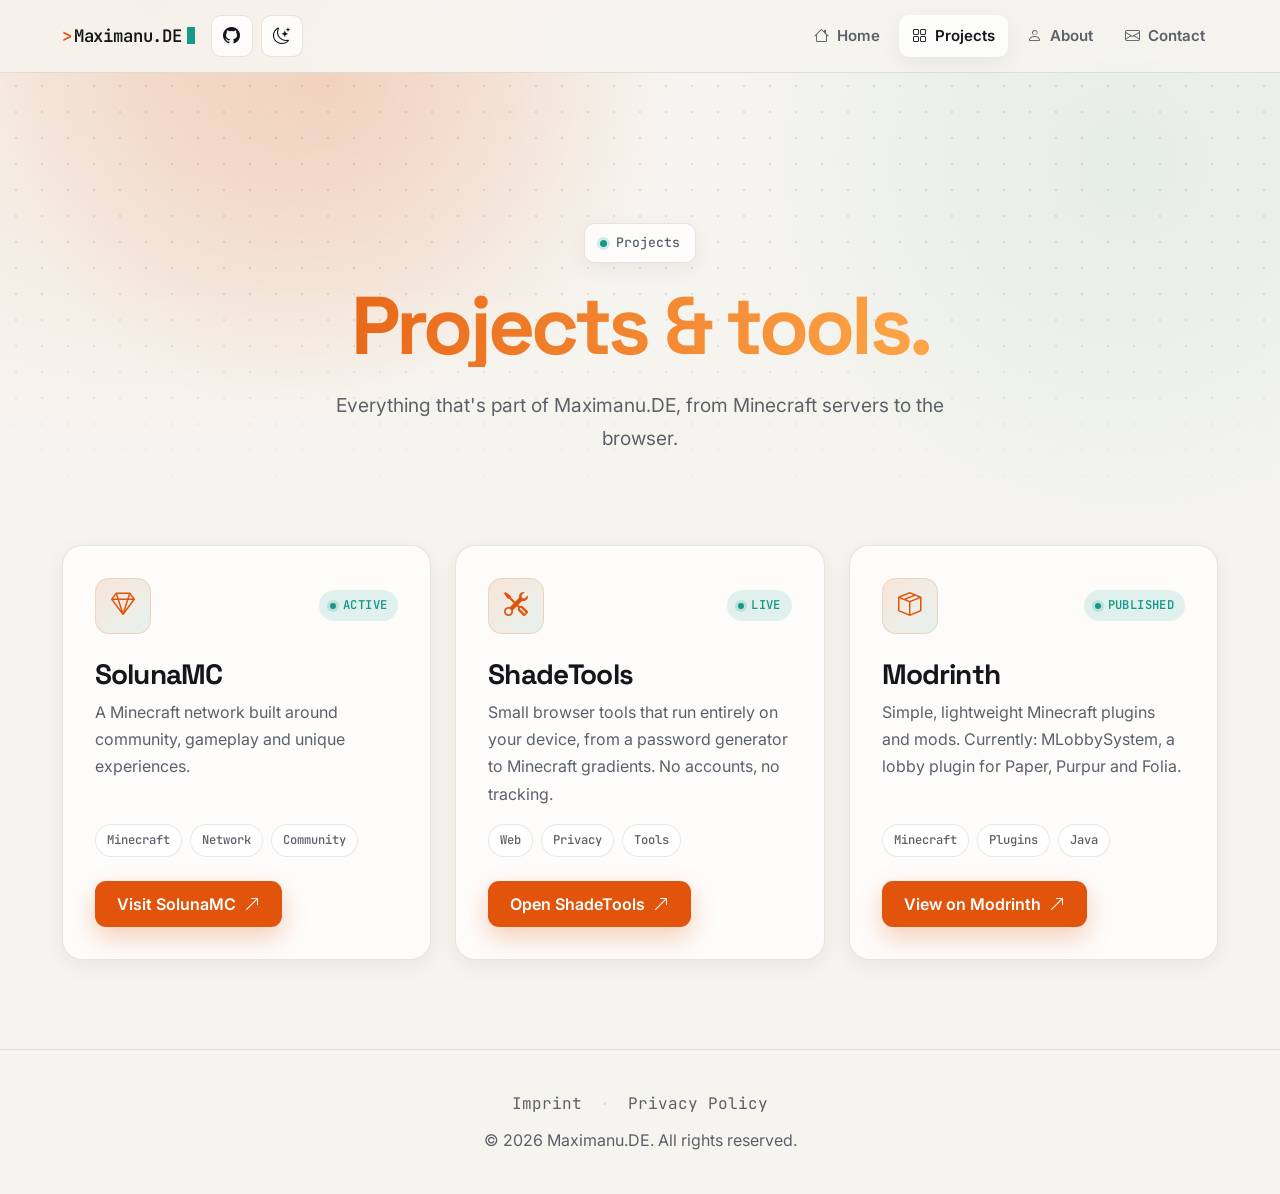
<file: projects/index.html>
<!DOCTYPE html>
<html lang="en">
<head>
    <meta charset="UTF-8">
    <meta name="viewport" content="width=device-width, initial-scale=1.0">

    <meta name="description" content="SolunaMC, ShadeTools and Minecraft plugins on Modrinth: the projects of Maximanu.DE.">

    <link rel="canonical" href="https://maximanu.de/projects/">

    <meta property="og:type" content="website">
    <meta property="og:site_name" content="Maximanu.DE">
    <meta property="og:title" content="Projects - Maximanu.DE">
    <meta property="og:description" content="SolunaMC, ShadeTools and Minecraft plugins on Modrinth: the projects of Maximanu.DE.">
    <meta property="og:url" content="https://maximanu.de/projects/">

    <meta name="twitter:card" content="summary">
    <meta name="twitter:title" content="Projects - Maximanu.DE">
    <meta name="twitter:description" content="SolunaMC, ShadeTools and Minecraft plugins on Modrinth: the projects of Maximanu.DE.">

    <meta name="theme-color" content="#e2540b">

    <title>Projects - Maximanu.DE</title>

    <link rel="icon" type="image/svg+xml" href="/favicon.svg">
    <link rel="mask-icon" href="/favicon.svg" color="#e2540b">

    <link rel="preconnect" href="https://fonts.googleapis.com">
    <link rel="preconnect" href="https://fonts.gstatic.com" crossorigin>
    <link
        rel="stylesheet"
        href="https://fonts.googleapis.com/css2?family=Inter:wght@400;500;600;700;800;900&family=Space+Grotesk:wght@500;600;700&family=JetBrains+Mono:wght@400;500;600;700&display=swap"
    >

    <link rel="stylesheet" href="https://cdn.jsdelivr.net/npm/bootstrap-icons@1.13.1/font/bootstrap-icons.min.css">
    <link rel="stylesheet" href="/css/style.css">

    <script>
        (function () {
            var stored = localStorage.getItem("theme");
            var theme = stored === "light" || stored === "dark"
                ? stored
                : (window.matchMedia("(prefers-color-scheme: dark)").matches ? "dark" : "light");
            document.documentElement.setAttribute("data-theme", theme);
        })();
    </script>
</head>

<body>
    <div id="header"></div>

    <main>
        <section class="page-header">
            <div class="container">
                <div class="hero-badge">
                    Projects
                </div>

                <h1>Projects &amp; tools.</h1>

                <p>
                    Everything that's part of Maximanu.DE, from Minecraft servers to the browser.
                </p>
            </div>
        </section>

        <section class="section">
            <div class="container">
                <div class="project-grid">
                    <article class="card reveal">
                        <div class="card-head">
                            <div class="feature-icon">
                                <i class="bi bi-gem"></i>
                            </div>

                            <span class="status-badge">Active</span>
                        </div>

                        <h2 class="card-title">SolunaMC</h2>

                        <p>
                            A Minecraft network built around community, gameplay and unique experiences.
                        </p>

                        <div class="tag-list">
                            <span class="tag">Minecraft</span>
                            <span class="tag">Network</span>
                            <span class="tag">Community</span>
                        </div>

                        <a href="https://solunamc.de"
                           class="btn btn-primary"
                           target="_blank"
                           rel="noopener noreferrer">
                            Visit SolunaMC
                            <i class="bi bi-arrow-up-right"></i>
                        </a>
                    </article>

                    <article class="card reveal">
                        <div class="card-head">
                            <div class="feature-icon">
                                <i class="bi bi-tools"></i>
                            </div>

                            <span class="status-badge">Live</span>
                        </div>

                        <h2 class="card-title">ShadeTools</h2>

                        <p>
                            Small browser tools that run entirely on your device, from a password generator to Minecraft gradients. No accounts, no tracking.
                        </p>

                        <div class="tag-list">
                            <span class="tag">Web</span>
                            <span class="tag">Privacy</span>
                            <span class="tag">Tools</span>
                        </div>

                        <a href="https://shadetools.maximanu.de"
                           class="btn btn-primary"
                           target="_blank"
                           rel="noopener noreferrer">
                            Open ShadeTools
                            <i class="bi bi-arrow-up-right"></i>
                        </a>
                    </article>

                    <article class="card reveal">
                        <div class="card-head">
                            <div class="feature-icon">
                                <i class="bi bi-box-seam"></i>
                            </div>

                            <span class="status-badge">Published</span>
                        </div>

                        <h2 class="card-title">Modrinth</h2>

                        <p>
                            Simple, lightweight Minecraft plugins and mods. Currently: MLobbySystem, a lobby plugin for Paper, Purpur and Folia.
                        </p>

                        <div class="tag-list">
                            <span class="tag">Minecraft</span>
                            <span class="tag">Plugins</span>
                            <span class="tag">Java</span>
                        </div>

                        <a href="https://modrinth.com/organization/maximanu.de"
                           class="btn btn-primary"
                           target="_blank"
                           rel="noopener noreferrer">
                            View on Modrinth
                            <i class="bi bi-arrow-up-right"></i>
                        </a>
                    </article>
                </div>
            </div>
        </section>
    </main>

    <div id="footer"></div>

    <script src="/js/main.js"></script>
</body>
</html>
</file>
<file: css/style.css>
/*
   The inline script in each page's <head> always sets data-theme to
   "light" or "dark" (from localStorage or the system preference), so
   the dark tokens only need to exist once.
*/

:root {
    --bg: #f6f4ef;
    --bg-alt: #ece7db;
    --surface: rgba(255, 255, 255, 0.72);
    --surface-solid: #ffffff;
    --navbar-bg: rgba(246, 244, 239, 0.78);
    --text: #14161b;
    --text-muted: #5c6068;
    --border: rgba(20, 22, 27, 0.1);

    --primary: #e2540b;
    --primary-2: #ffab4c;
    --accent: #17998a;

    --gradient: linear-gradient(
        100deg,
        var(--primary) 0%,
        var(--primary-2) 48%,
        var(--accent) 100%
    );

    --shadow-sm: 0 6px 22px rgba(20, 22, 27, 0.06);
    --shadow-md: 0 16px 42px rgba(20, 22, 27, 0.09);
    --shadow-lg: 0 28px 80px rgba(20, 22, 27, 0.14);

    --radius-md: 16px;
    --radius-lg: 20px;

    --font-heading: "Space Grotesk", Inter, sans-serif;
    --font-body:
        Inter,
        -apple-system,
        BlinkMacSystemFont,
        "Segoe UI",
        Roboto,
        Helvetica,
        Arial,
        sans-serif;
    --font-mono: "JetBrains Mono", ui-monospace, SFMono-Regular, Menlo, Consolas, monospace;

    --gutter: clamp(11px, 2.5vw, 20px);
    --transition: 200ms cubic-bezier(0.2, 0.8, 0.2, 1);

    color-scheme: light;
}

:root[data-theme="dark"] {
    --bg: #0a0c11;
    --bg-alt: #10131a;
    --surface: rgba(19, 22, 30, 0.72);
    --surface-solid: #12151d;
    --navbar-bg: rgba(10, 12, 17, 0.78);
    --text: #f3f1ea;
    --text-muted: #979ca7;
    --border: rgba(255, 255, 255, 0.09);

    --primary: #ff7a3d;
    --primary-2: #ffc169;
    --accent: #2fd4bf;

    --shadow-sm: 0 6px 22px rgba(0, 0, 0, 0.28);
    --shadow-md: 0 16px 42px rgba(0, 0, 0, 0.36);
    --shadow-lg: 0 28px 80px rgba(0, 0, 0, 0.5);

    color-scheme: dark;
}

/* Base */

*,
*::before,
*::after {
    box-sizing: border-box;
}

html {
    scroll-behavior: smooth;

    -webkit-text-size-adjust: 100%;
    text-size-adjust: 100%;
}

body {
    min-height: 100vh;
    margin: 0;
    overflow-x: hidden;

    background:
        radial-gradient(
            circle at 12% 0%,
            rgba(226, 84, 11, 0.1),
            transparent 32%
        ),
        radial-gradient(
            circle at 88% 18%,
            rgba(23, 153, 138, 0.08),
            transparent 30%
        ),
        var(--bg);
    background-attachment: fixed;

    color: var(--text);

    font-family: var(--font-body);
    line-height: 1.7;

    -webkit-tap-highlight-color: transparent;

    transition:
        background-color 300ms ease,
        color 300ms ease;
}

::selection {
    background: rgba(226, 84, 11, 0.24);
}

a {
    color: inherit;
    text-decoration: none;
    transition: color var(--transition);
}

/* :where() keeps this at zero specificity, so any component's own color wins. */
:where(a:hover) {
    color: var(--primary);
}

button {
    margin: 0;

    color: inherit;

    font: inherit;
}

button:not(:disabled) {
    cursor: pointer;
}

ul,
ol {
    margin: 0 0 1rem;
    padding-left: 2rem;
}

hr {
    margin: 24px 0;

    border: 0;
    border-top: 1px solid currentColor;

    opacity: 0.25;
}

/* Typography */

h1,
h2,
h3,
h4 {
    margin: 0 0 0.5rem;

    color: var(--text);
    font-family: var(--font-heading);
    font-weight: 700;
    line-height: 1.2;
    letter-spacing: -0.03em;
}

h1 {
    font-size: min(calc(1.375rem + 1.5vw), 2.5rem);
}

h2 {
    font-size: min(calc(1.325rem + 0.9vw), 2rem);
}

h3 {
    font-size: min(calc(1.3rem + 0.6vw), 1.75rem);
}

h4 {
    font-size: min(calc(1.275rem + 0.3vw), 1.5rem);
}

p {
    margin: 0 0 1rem;
    color: var(--text-muted);
}

/* A paragraph never adds space after the last line of its container. */
p:last-child {
    margin-bottom: 0;
}

.lead {
    font-size: 1.25rem;
}

.mono {
    font-family: var(--font-mono);
}

/* Layout */

.container {
    width: min(1180px, 100% - 2 * var(--gutter));
    margin-inline: auto;
    padding-inline: 12px;
}

.section {
    padding: clamp(56px, 7vw, 96px) 0;
}

/* Neighbouring blocks share one gap instead of stacking two. */
.section + .section,
.page-header + .section {
    padding-top: 0;
}

.section-heading {
    max-width: 720px;
    margin: 0 auto clamp(32px, 5vw, 50px);

    text-align: center;
}

.section-heading--start {
    margin: 0;
    text-align: left;
}

.section-heading h2 {
    margin-bottom: 14px;

    font-size: clamp(1.9rem, 3.6vw, 3rem);
    line-height: 1.08;
}

.section-heading p {
    font-size: 1.03rem;
}

.section-actions {
    margin-top: 32px;
    text-align: center;
}

.split {
    display: grid;
    gap: 24px;
    align-items: start;
}

@media (min-width: 992px) {
    .split {
        grid-template-columns: 7fr 5fr;
    }
}

.about-copy p {
    line-height: 2;
}

.bento {
    display: grid;
    gap: 18px;
}

@media (min-width: 768px) {
    .bento {
        grid-template-columns: repeat(3, 1fr);
    }

    .bento--2 {
        grid-template-columns: repeat(2, 1fr);
    }
}

.project-grid {
    display: grid;
    gap: 24px;
}

@media (min-width: 768px) {
    .project-grid {
        grid-template-columns: repeat(2, 1fr);
    }
}

@media (min-width: 992px) {
    .project-grid {
        grid-template-columns: repeat(3, 1fr);
    }
}

/* Buttons */

.icon-btn {
    display: grid;
    flex-shrink: 0;
    place-items: center;

    width: 42px;
    height: 42px;

    border: 1px solid var(--border);
    border-radius: 10px;

    background: var(--surface);
    color: var(--text);

    font-size: 1.05rem;
    line-height: 1;

    transition:
        color var(--transition),
        transform var(--transition),
        box-shadow var(--transition),
        border-color var(--transition);
}

/* Hover only where a pointer can hover; on touch it would stick after a tap. */
@media (hover: hover) {
    .icon-btn:hover {
        color: var(--primary);
        transform: translateY(-1px);

        border-color: rgba(226, 84, 11, 0.3);

        box-shadow: var(--shadow-sm);
    }
}

.icon-btn:focus-visible {
    outline: none;

    box-shadow: 0 0 0 4px rgba(226, 84, 11, 0.15);
}

.btn {
    display: inline-flex;
    align-items: center;
    justify-content: center;
    gap: 8px;

    min-height: 46px;
    padding: 11px 22px;

    border: 1px solid transparent;
    border-radius: 11px;

    font-weight: 600;
    line-height: 1.5;

    transition:
        transform var(--transition),
        box-shadow var(--transition),
        background var(--transition),
        border-color var(--transition);
}

@media (max-width: 479.98px) {
    .btn {
        width: 100%;
    }
}

.btn:hover {
    transform: translateY(-2px);
}

.btn:focus-visible {
    outline: none;

    box-shadow: 0 0 0 4px rgba(226, 84, 11, 0.2);
}

.btn-primary {
    border: 0;

    background: var(--primary);
    color: #ffffff;

    box-shadow: 0 10px 26px rgba(226, 84, 11, 0.28);
}

.btn-primary:hover {
    background: color-mix(in srgb, var(--primary) 88%, black);

    box-shadow: 0 16px 36px rgba(226, 84, 11, 0.36);
}

.btn-secondary {
    border-color: var(--border);

    background: var(--surface);
    color: var(--text);

    box-shadow: var(--shadow-sm);
}

.btn-secondary:hover {
    border-color: rgba(226, 84, 11, 0.24);

    background: var(--surface-solid);

    box-shadow: var(--shadow-md);
}

/* Header */

.navbar {
    position: sticky;
    top: 0;
    z-index: 1000;

    /*
       padding, not min-height: the bar's height must always equal its
       content's height, or opening the mobile menu makes the brand row
       jump.
    */
    padding-block: clamp(12px, 1.5vw, 15px);

    border-bottom: 1px solid var(--border);

    background: var(--navbar-bg);

    backdrop-filter: blur(20px);
    -webkit-backdrop-filter: blur(20px);

    transition:
        background var(--transition),
        border-color var(--transition);
}

.navbar > .container {
    display: flex;
    align-items: center;
    justify-content: space-between;
    column-gap: 16px;
}

.navbar-brand {
    display: inline-flex;
    align-items: baseline;
    gap: 2px;

    font-family: var(--font-mono);
    font-size: 1.08rem;
    font-weight: 600;
    letter-spacing: -0.01em;
    white-space: nowrap;
}

.navbar-brand .prompt {
    color: var(--primary);
}

.navbar-brand .cursor {
    display: inline-block;
    width: 8px;
    height: 1em;
    margin-left: 3px;

    background: var(--accent);

    position: relative;
    top: 2px;

    animation: blink 1.1s step-end infinite;
}

.navbar-actions {
    display: flex;
    align-items: center;
    gap: 8px;
}

.navbar-toggler {
    display: none;
}

.navbar-collapse {
    margin-left: auto;
}

.navbar-nav {
    display: flex;
    gap: 6px;

    margin: 0;
    padding: 0;

    list-style: none;
}

.nav-link {
    display: flex;
    align-items: center;
    gap: 8px;

    /* Same height as the .icon-btn buttons next to the nav. */
    min-height: 42px;
    padding: 0 13px;
    border-radius: 10px;

    color: var(--text-muted);

    font-size: 0.94rem;
    font-weight: 600;

    transition:
        color var(--transition),
        background var(--transition),
        transform var(--transition);
}

.nav-link:hover {
    color: var(--text);
    background: var(--surface);
    transform: translateY(-1px);
}

.nav-link.active {
    color: var(--text);
    background: var(--surface);
    box-shadow: var(--shadow-sm);
}

@media (max-width: 991.98px) {
    .navbar > .container {
        flex-wrap: wrap;
    }

    .navbar-toggler {
        display: grid;
    }

    /*
       Collapsible menu, same approach as Bootstrap's collapse plugin:
       main.js animates the real height between 0 and the menu's
       scrollHeight while .collapsing is set, then drops the fixed
       height again so the open menu is never clipped.
    */
    .navbar-collapse {
        flex-basis: 100%;
    }

    .navbar-collapse.collapse:not(.show) {
        display: none;
    }

    .navbar-collapse.collapsing {
        height: 0;
        overflow: hidden;

        transition: height 350ms ease;
    }

    .navbar-nav {
        flex-direction: column;

        /* Inside the animated height, unlike a margin on the menu. */
        padding-top: 15px;
    }
}

/* Hero and page headers */

.hero,
.page-header,
.error-page {
    position: relative;
    isolation: isolate;

    padding: clamp(72px, 12vw, 150px) 0 clamp(60px, 8vw, 90px);

    text-align: center;
}

/*
   Glow and dot grid share one layer that fades out with a mask, so
   nothing is cut off at the section's bottom edge and the page
   background shows through evenly.
*/
.hero::after,
.page-header::after,
.error-page::after {
    content: "";

    position: absolute;
    inset: 0;
    z-index: -1;

    background-image:
        radial-gradient(var(--border) 1px, transparent 1px),
        radial-gradient(
            circle 340px at calc(8% + 230px) 10px,
            rgba(226, 84, 11, 0.16),
            rgba(226, 84, 11, 0.1) 45%,
            transparent 100%
        );
    background-size: 26px 26px, 100% 100%;
    background-position: center top, 0 0;
    background-repeat: repeat, no-repeat;

    -webkit-mask-image: linear-gradient(to bottom, #000 45%, transparent 100%);
    mask-image: linear-gradient(to bottom, #000 45%, transparent 100%);

    pointer-events: none;
}

.hero h1,
.page-header h1 {
    max-width: 950px;
    margin: 22px auto;

    font-size: clamp(2.8rem, 6.4vw, 5.6rem);
    line-height: 1;
    letter-spacing: -0.045em;

    background: var(--gradient);
    background-size: 180% 180%;

    -webkit-background-clip: text;
    background-clip: text;

    color: transparent;

    animation:
        fade-up 700ms ease both,
        gradient-shift 8s ease-in-out infinite;
}

.hero p,
.page-header p {
    max-width: 660px;
    margin: 0 auto;

    font-size: clamp(1rem, 2vw, 1.2rem);

    animation: fade-up 700ms 100ms ease both;
}

.hero-badge {
    display: inline-flex;
    align-items: center;
    gap: 9px;

    padding: 8px 15px;

    border: 1px solid var(--border);
    border-radius: 10px;

    background: var(--surface);

    color: var(--text-muted);

    font-family: var(--font-mono);
    font-size: clamp(0.75rem, 2.5vw, 0.82rem);
    font-weight: 500;

    box-shadow: var(--shadow-sm);

    backdrop-filter: blur(20px);
    -webkit-backdrop-filter: blur(20px);

    animation: fade-up 600ms ease both;
}

.hero-badge::before {
    content: "";

    width: 7px;
    height: 7px;
    flex-shrink: 0;

    border-radius: 50%;

    background: var(--accent);

    box-shadow: 0 0 0 3px rgba(23, 153, 138, 0.18);
}

.hero-actions {
    display: flex;
    flex-direction: column;
    align-items: center;
    justify-content: center;
    gap: 12px;

    margin-top: 32px;
}

@media (min-width: 576px) {
    .hero-actions {
        flex-direction: row;
    }
}

.eyebrow {
    display: inline-flex;
    align-items: center;
    gap: 8px;

    margin-bottom: 14px;

    color: var(--accent);

    font-family: var(--font-mono);
    font-size: 0.82rem;
    font-weight: 600;
    letter-spacing: 0.02em;
}

.eyebrow::before {
    content: "//";
    color: var(--primary);
}

/* Terminal mock */

.terminal {
    width: min(560px, 100%);
    margin: 46px auto 0;

    text-align: left;

    border: 1px solid var(--border);
    border-radius: var(--radius-md);

    background: var(--surface-solid);

    box-shadow: var(--shadow-md);

    overflow: hidden;

    animation: fade-up 700ms 200ms ease both;
}

.terminal-bar {
    display: flex;
    gap: 7px;

    padding: 13px 16px;

    border-bottom: 1px solid var(--border);

    background: var(--bg-alt);
}

.terminal-dot {
    width: 11px;
    height: 11px;
    border-radius: 50%;
}

.terminal-dot:nth-child(1) {
    background: #ff5f56;
}

.terminal-dot:nth-child(2) {
    background: #ffbd2e;
}

.terminal-dot:nth-child(3) {
    background: #27c93f;
}

.terminal-body {
    padding: 20px 22px;

    color: var(--text-muted);

    font-family: var(--font-mono);
    font-size: 0.86rem;
    line-height: 1.95;
}

.terminal-body .prompt {
    color: var(--accent);
}

.terminal-body .out {
    color: var(--text);
}

.terminal-cursor {
    display: inline-block;
    width: 7px;
    height: 1.05em;

    margin-left: 2px;

    background: var(--primary);
    vertical-align: -2px;

    animation: blink 1s step-end infinite;
}

/* Surfaces: cards, tiles and content panels */

.card,
.tile,
.contact-card,
.legal-content {
    border: 1px solid var(--border);
    border-radius: var(--radius-lg);

    background: var(--surface);

    box-shadow: var(--shadow-sm);

    backdrop-filter: blur(18px);
    -webkit-backdrop-filter: blur(18px);
}

.card,
.tile {
    transition:
        transform var(--transition),
        box-shadow var(--transition),
        border-color var(--transition);
}

.card:hover,
.tile:hover {
    transform: translateY(-6px);

    border-color: rgba(226, 84, 11, 0.28);

    box-shadow: var(--shadow-lg);
}

.tile {
    padding: 28px;
}

.tile h3 {
    font-size: 1.18rem;
}

.tile .feature-icon {
    margin-bottom: 18px;
}

.tile:hover .feature-icon {
    transform: scale(1.06) rotate(-2deg);

    box-shadow: 0 12px 32px rgba(226, 84, 11, 0.2);
}

/* Project card: tags and button sit at the bottom so buttons line up. */
.card {
    display: flex;
    flex-direction: column;
    align-items: flex-start;

    padding: clamp(24px, 3vw, 32px);
}

.card-head {
    display: flex;
    align-items: center;
    align-self: stretch;
    justify-content: space-between;

    margin-bottom: 24px;
}

.card-title {
    font-size: min(calc(1.3rem + 0.6vw), 1.75rem);
}

.card .tag-list {
    margin-top: auto;
    margin-bottom: 24px;
}

.contact-card {
    max-width: 560px;
    margin-inline: auto;
    padding: clamp(24px, 4vw, 34px);
}

.contact-item {
    display: flex;
    align-items: flex-start;
    gap: 16px;
}

.contact-item h3 {
    font-size: 1rem;
}

.feature-icon {
    display: grid;
    flex-shrink: 0;
    place-items: center;

    width: 56px;
    height: 56px;

    border: 1px solid rgba(226, 84, 11, 0.16);
    border-radius: 14px;

    background:
        linear-gradient(
            135deg,
            rgba(226, 84, 11, 0.14),
            rgba(23, 153, 138, 0.1)
        );

    color: var(--primary);

    font-size: 1.5rem;

    transition:
        transform var(--transition),
        box-shadow var(--transition);
}

.status-badge {
    display: inline-flex;
    align-items: center;
    gap: 7px;

    padding: 5px 11px;

    border-radius: 999px;

    background: rgba(23, 153, 138, 0.12);

    color: var(--accent);

    font-family: var(--font-mono);
    font-size: 0.76rem;
    font-weight: 600;
    text-transform: uppercase;
    letter-spacing: 0.03em;
}

.status-badge::before {
    content: "";

    width: 6px;
    height: 6px;

    border-radius: 50%;

    background: var(--accent);

    box-shadow: 0 0 0 3px rgba(23, 153, 138, 0.18);
}

.tag-list {
    display: flex;
    flex-wrap: wrap;
    gap: 8px;
}

.tag {
    padding: 5px 11px;

    border: 1px solid var(--border);
    border-radius: 999px;

    background: var(--surface-solid);

    color: var(--text-muted);

    font-family: var(--font-mono);
    font-size: 0.76rem;
    font-weight: 500;
}

/* Legal pages */

.legal-content {
    width: min(860px, 100%);
    margin-inline: auto;

    padding: clamp(24px, 5vw, 56px);
}

.legal-content h2 {
    margin-top: 44px;
    margin-bottom: 16px;

    font-size: clamp(1.35rem, 3vw, 1.8rem);
}

.legal-content h2:first-child {
    margin-top: 0;
}

.legal-content h3 {
    margin-top: 30px;
    margin-bottom: 10px;

    font-size: 1.08rem;
}

.legal-content h4 {
    margin-top: 24px;
    margin-bottom: 8px;

    font-size: 1rem;
}

.legal-content strong {
    color: var(--text);
}

.legal-updated {
    margin-top: 48px;
}

/* Error page */

.error-code {
    font-family: var(--font-heading);
    font-size: clamp(5.5rem, 18vw, 10rem);
    font-weight: 700;
    line-height: 0.9;
    letter-spacing: -0.03em;

    background: var(--gradient);
    background-size: 180% 180%;

    -webkit-background-clip: text;
    background-clip: text;

    color: transparent;

    animation:
        fade-up 700ms ease both,
        gradient-shift 8s ease-in-out infinite;
}

.error-page h1 {
    margin-top: 24px;
    letter-spacing: -0.04em;
}

.error-page p {
    max-width: 550px;
    margin: 16px auto 0;
}

/* Footer */

footer {
    padding: 40px 0;

    border-top: 1px solid var(--border);

    text-align: center;
}

.footer-links {
    display: flex;
    flex-wrap: wrap;
    align-items: center;
    justify-content: center;
    gap: 8px 18px;

    margin-bottom: 10px;

    color: var(--text-muted);
}

.footer-links .divider {
    color: var(--border);
}

/*
   Reveal-on-scroll. main.js sets [data-reveal] only once it can reveal
   the items again. The reveal is a one-off animation on `translate`
   rather than a transition on `transform`, so it never overrides the
   hover lift or the hover transitions of the element it is on.
*/

[data-reveal] .reveal:not(.is-visible) {
    opacity: 0;
}

.reveal.is-visible {
    animation: fade-up 600ms ease backwards;
}

/* Animations */

@keyframes fade-up {
    from {
        opacity: 0;
        translate: 0 22px;
    }
}

@keyframes gradient-shift {
    0%,
    100% {
        background-position: 0% 50%;
    }

    50% {
        background-position: 100% 50%;
    }
}

@keyframes blink {
    50% {
        opacity: 0;
    }
}

/* Reduced motion */

@media (prefers-reduced-motion: reduce) {
    html {
        scroll-behavior: auto;
    }

    *,
    *::before,
    *::after {
        animation-duration: 0.01ms !important;
        animation-iteration-count: 1 !important;
        transition-duration: 0.01ms !important;
    }
}
</file>
